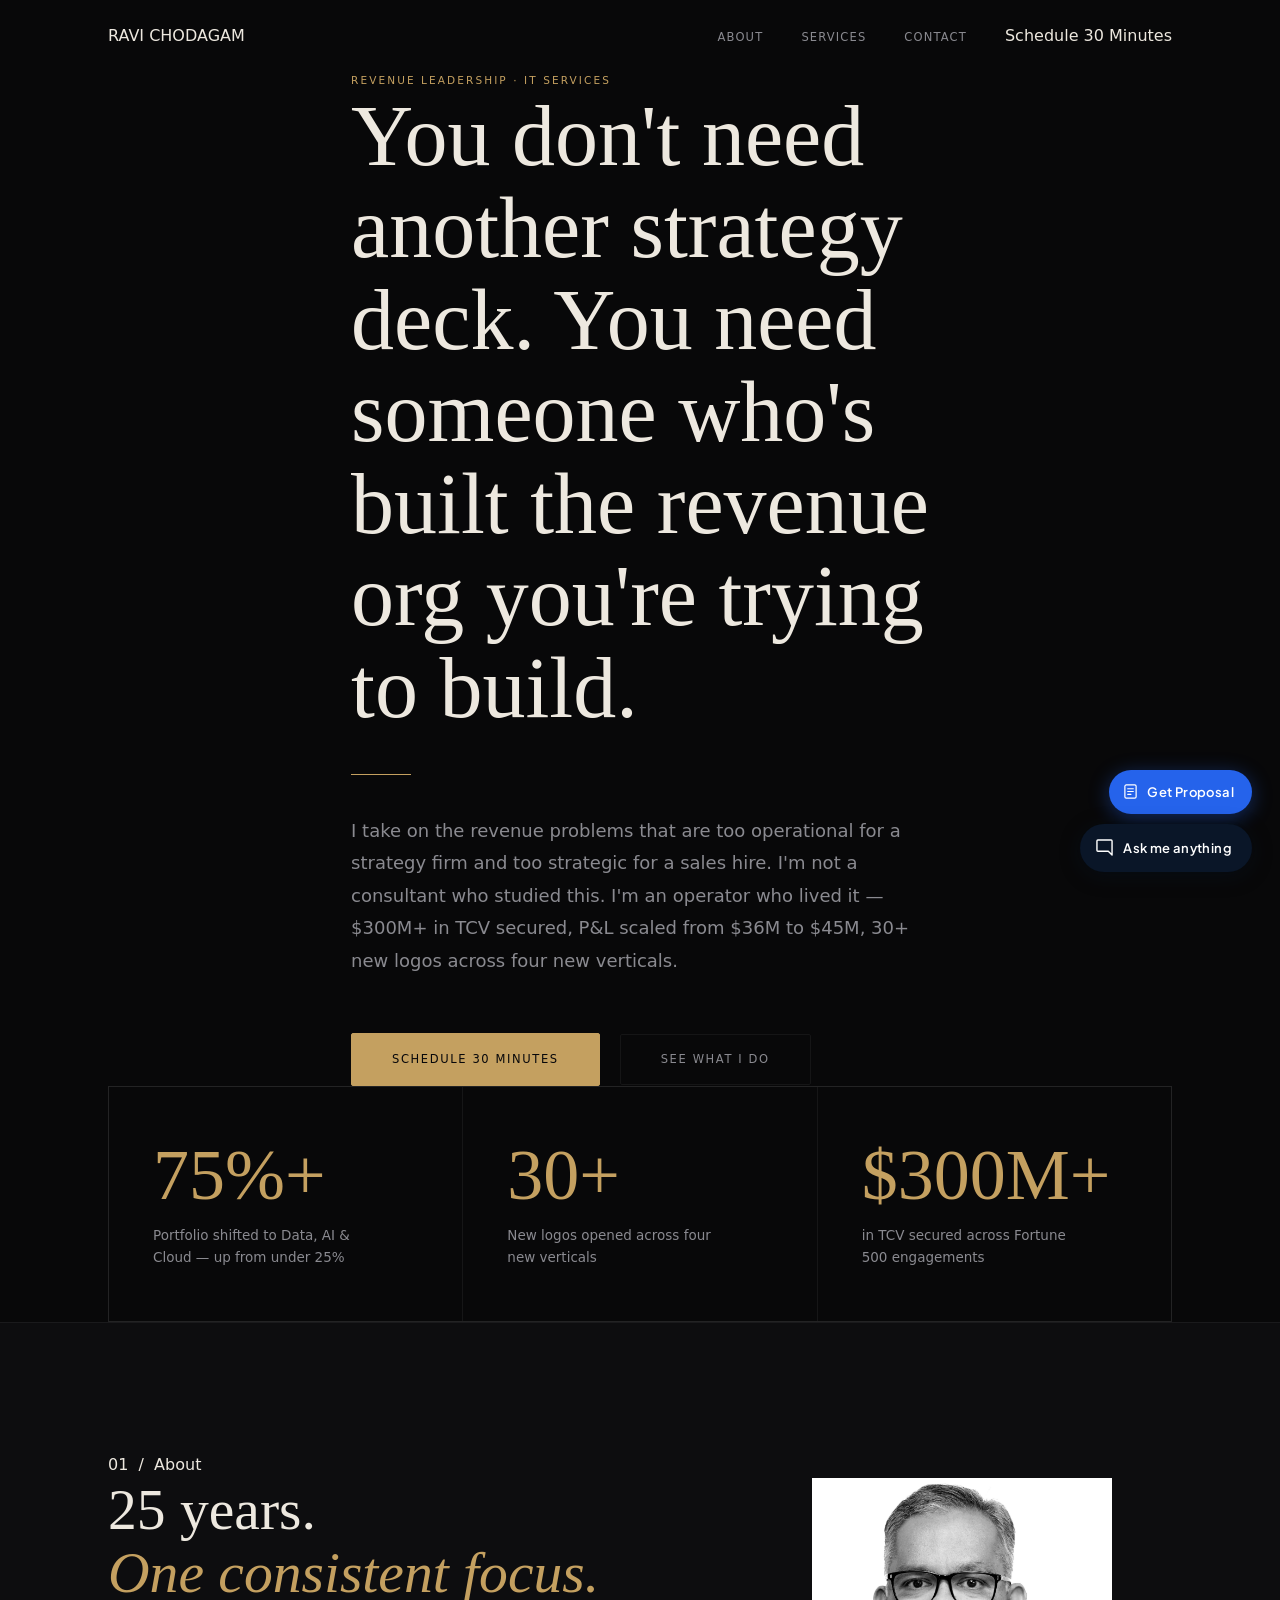
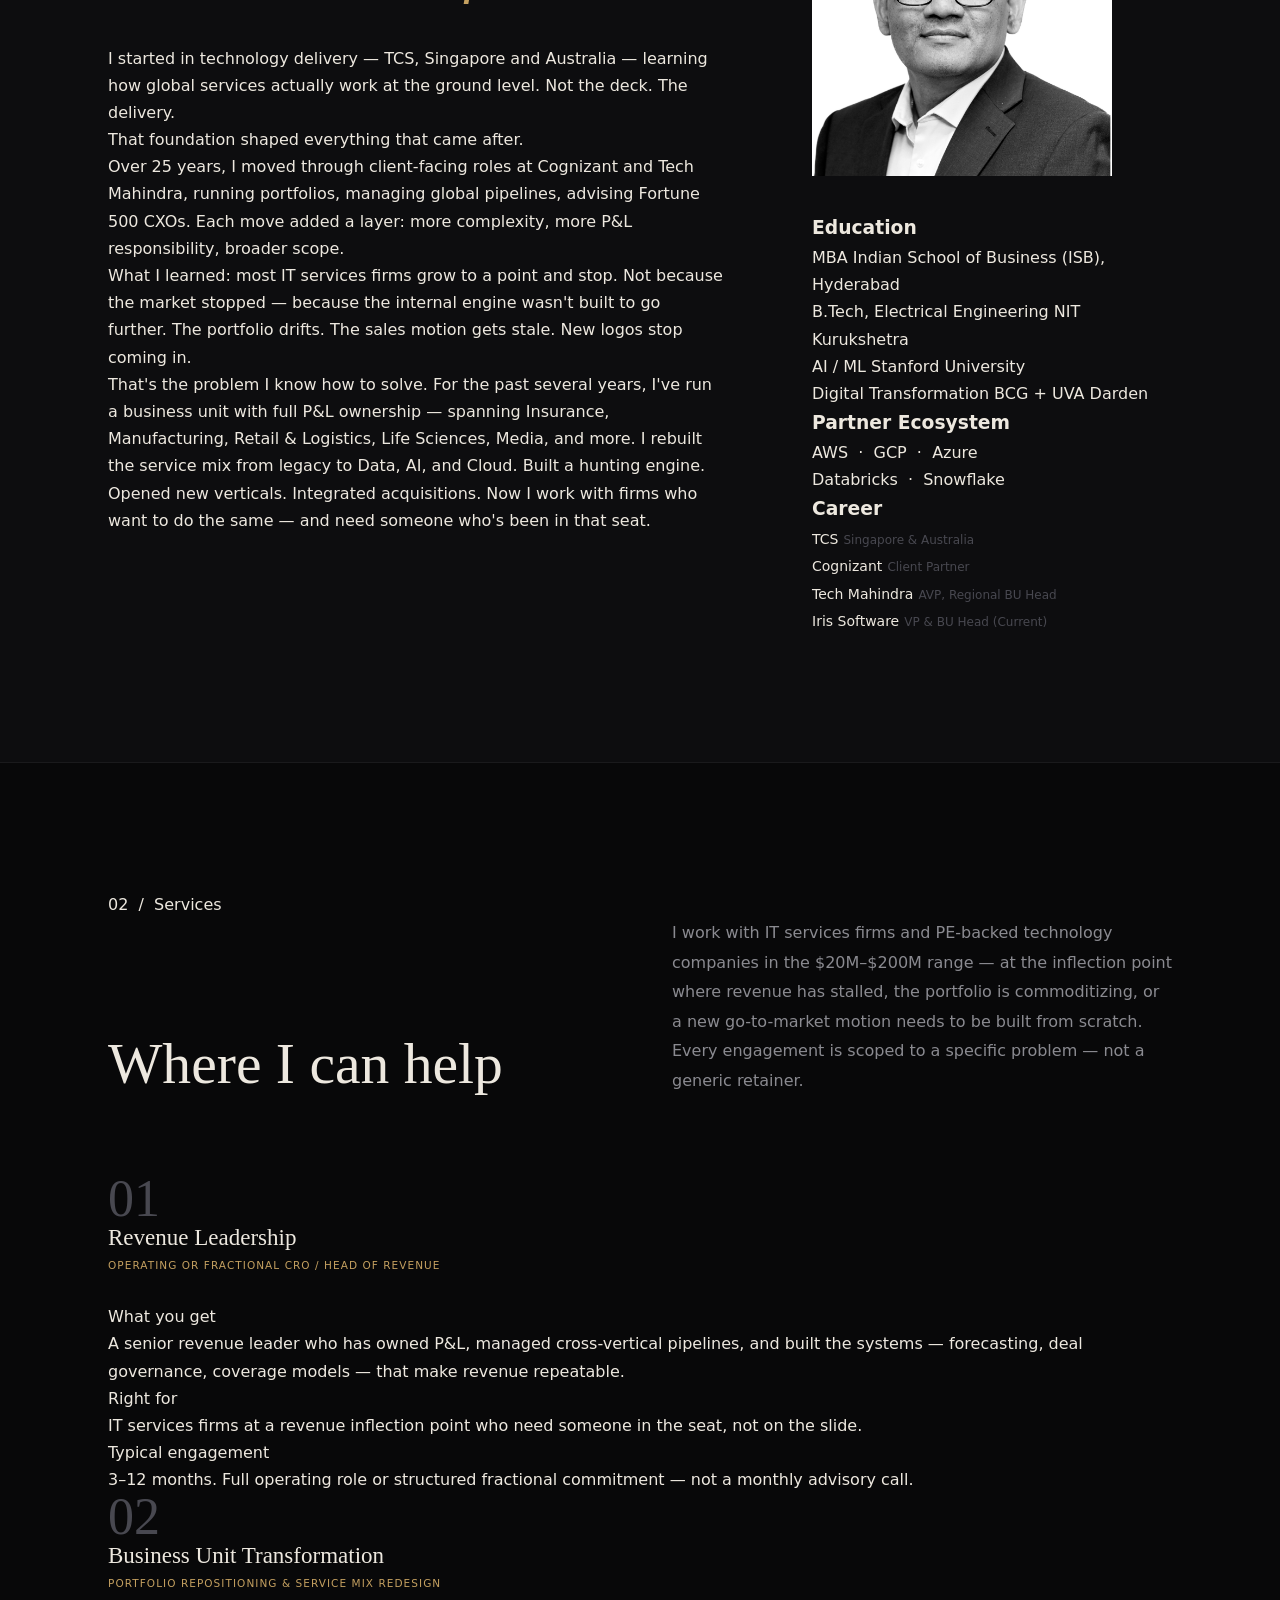
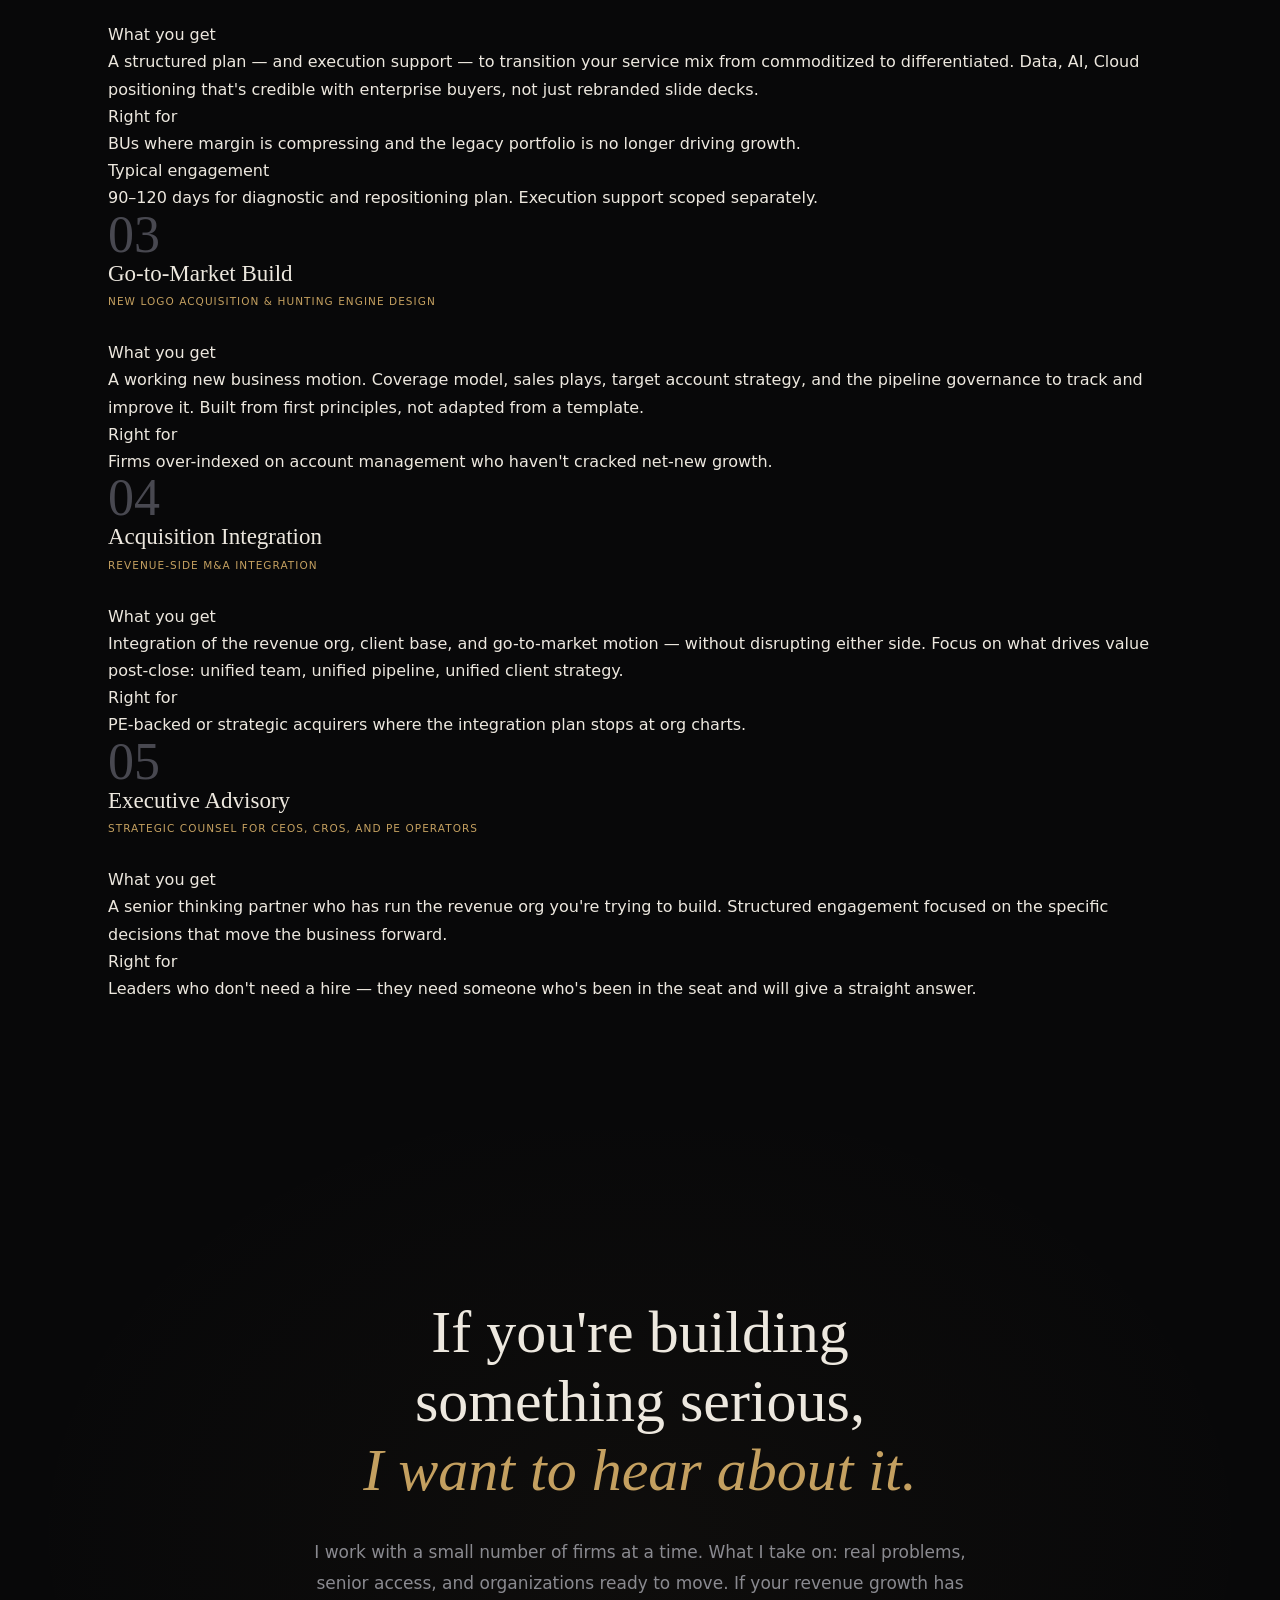
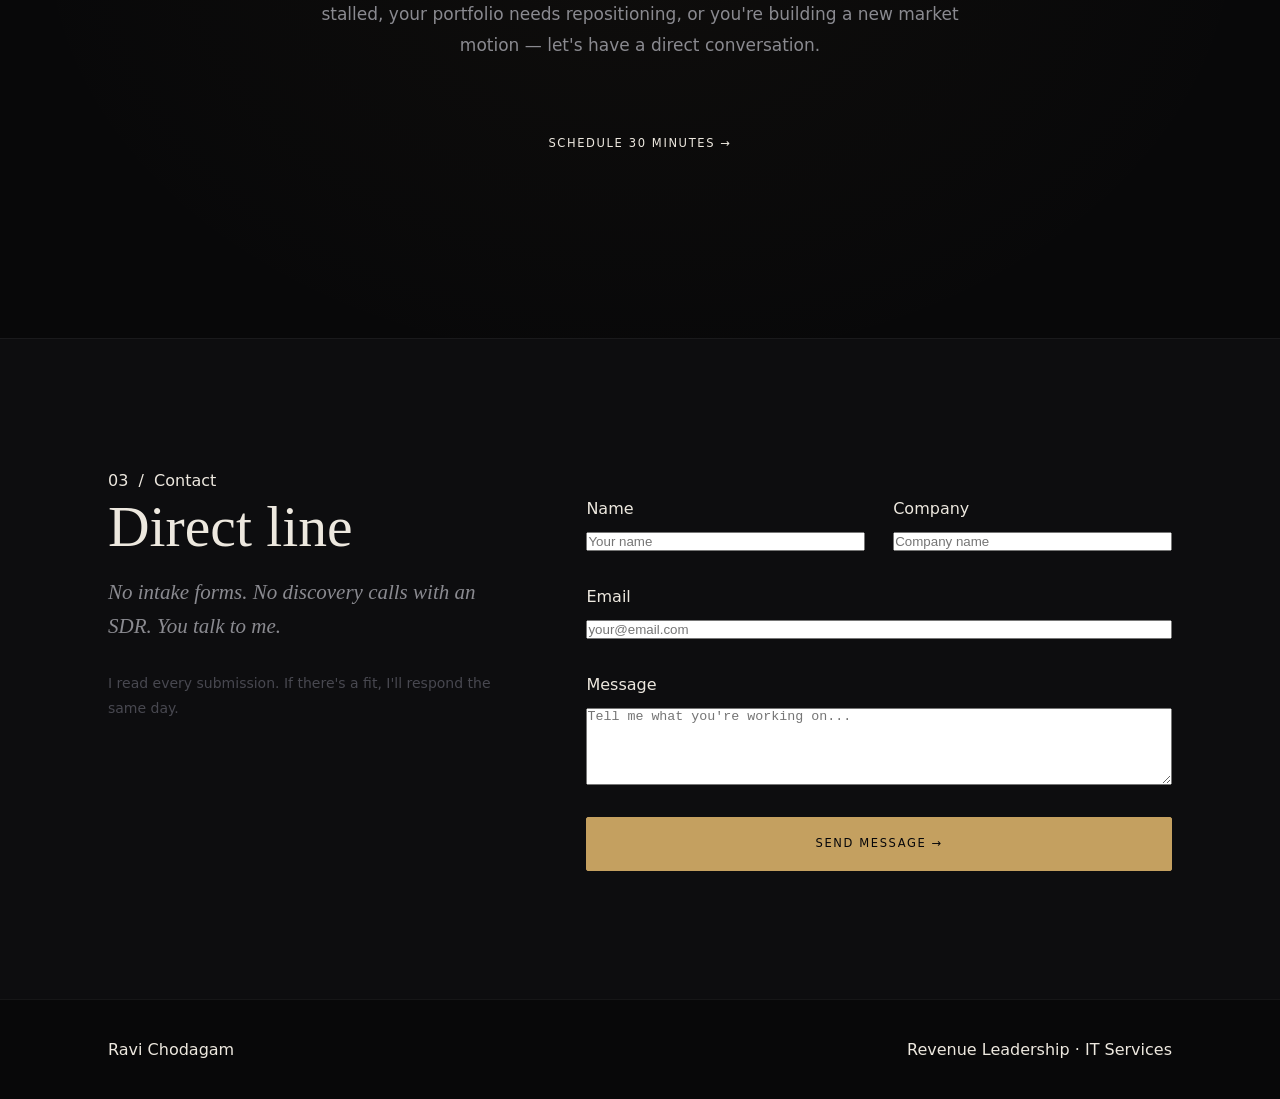
<file: index.html>
<!DOCTYPE html>
<html lang="en">
<head>
  <meta charset="UTF-8">
  <meta name="viewport" content="width=device-width, initial-scale=1.0">
  <meta name="description" content="Ravi Chodagam — Revenue Leadership for IT Services. 25 years running P&L, building new business engines, and transforming portfolios for the AI and Cloud era.">
  <title>Ravi Chodagam — Revenue Leadership for IT Services</title>
  <link rel="preconnect" href="https://fonts.googleapis.com">
  <link rel="preconnect" href="https://fonts.gstatic.com" crossorigin>
  <link href="https://fonts.googleapis.com/css2?family=Plus+Jakarta+Sans:ital,wght@0,300;0,400;0,500;0,600;0,700;0,800;1,300;1,400&display=swap" rel="stylesheet">
  <link rel="stylesheet" href="styles.css">
</head>
<body>

  <!-- =========================================================
       NAVIGATION
  ========================================================= -->
  <nav class="nav" id="nav">
    <div class="container nav-inner">
      <a href="#" class="nav-brand" aria-label="Ravi Chodagam — home">RAVI CHODAGAM</a>

      <button class="nav-hamburger" id="navToggle" aria-label="Toggle navigation" aria-expanded="false">
        <span></span><span></span><span></span>
      </button>

      <ul class="nav-links" id="navLinks" role="list">
        <li><a href="#about" class="nav-link">About</a></li>
        <li><a href="#services" class="nav-link">Services</a></li>
        <li><a href="#contact" class="nav-link">Contact</a></li>
        <li><a href="#contact" class="nav-cta">Schedule 30 Minutes</a></li>
      </ul>
    </div>
  </nav>

  <!-- =========================================================
       HERO
  ========================================================= -->
  <section class="hero" aria-label="Introduction">
    <div class="hero-topbar" aria-hidden="true"></div>
    <div class="container">
      <div class="hero-inner">

        <div class="hero-left">
          <p class="eyebrow">Revenue Leadership &middot; IT Services</p>
          <h1 class="hero-headline">
            You don't need<br>
            another strategy<br>
            deck. You need<br>
            someone who's<br>
            built the revenue<br>
            org you're trying<br>
            to build.
          </h1>
        </div>

        <div class="hero-right">
          <div class="hero-rule" aria-hidden="true"></div>
          <p class="hero-body">
            I take on the revenue problems that are too operational for a strategy firm
            and too strategic for a sales hire. I'm not a consultant who studied this.
            I'm an operator who lived it — $300M+ in TCV secured, P&amp;L scaled from
            $36M to $45M, 30+ new logos across four new verticals.
          </p>
          <div class="hero-ctas">
            <a href="#contact" class="btn btn-primary">Schedule 30 Minutes</a>
            <a href="#services" class="btn btn-ghost">See What I Do</a>
          </div>
        </div>

      </div>
    </div>
  </section>

  <!-- =========================================================
       STATS BAND
  ========================================================= -->
  <section class="stats" aria-label="Impact at a glance">
    <div class="container">
      <div class="stats-grid">
        <div class="stat">
          <span class="stat-n">75%+</span>
          <span class="stat-l">Portfolio shifted to Data, AI &amp; Cloud — up from under 25%</span>
        </div>
        <div class="stat">
          <span class="stat-n">30+</span>
          <span class="stat-l">New logos opened across four new verticals</span>
        </div>
        <div class="stat">
          <span class="stat-n">$300M+</span>
          <span class="stat-l">in TCV secured across Fortune 500 engagements</span>
        </div>
      </div>
    </div>
  </section>

  <!-- =========================================================
       ABOUT
  ========================================================= -->
  <section class="about section" id="about" aria-labelledby="about-heading">
    <div class="container">
      <span class="section-label">01 &nbsp;/&nbsp; About</span>
      <div class="about-grid">

        <div class="about-left">
          <h2 class="section-heading" id="about-heading">
            25 years.<br><em>One consistent focus.</em>
          </h2>
          <div class="about-body">
            <p>I started in technology delivery — TCS, Singapore and Australia — learning
            how global services actually work at the ground level. Not the deck. The delivery.</p>
            <p>That foundation shaped everything that came after.</p>
            <p>Over 25 years, I moved through client-facing roles at Cognizant and
            Tech Mahindra, running portfolios, managing global pipelines, advising
            Fortune 500 CXOs. Each move added a layer: more complexity, more P&amp;L
            responsibility, broader scope.</p>
            <p>What I learned: most IT services firms grow to a point and stop. Not
            because the market stopped — because the internal engine wasn't built
            to go further. The portfolio drifts. The sales motion gets stale. New
            logos stop coming in.</p>
            <p>That's the problem I know how to solve. For the past several years,
            I've run a business unit with full P&amp;L ownership — spanning Insurance,
            Manufacturing, Retail &amp; Logistics, Life Sciences, Media, and more. I rebuilt
            the service mix from legacy to Data, AI, and Cloud. Built a hunting engine.
            Opened new verticals. Integrated acquisitions. Now I work with firms who
            want to do the same — and need someone who's been in that seat.</p>
          </div>
        </div>

        <aside class="about-right">
          <figure class="about-photo">
            <img src="ravi.jpg" alt="Ravi Chodagam" width="1092" height="1092">
          </figure>

          <div class="cred-panel">
            <div class="cred-group">
              <h3 class="cred-group-label">Education</h3>
              <ul class="cred-list" role="list">
                <li>
                  <span class="cred-degree">MBA</span>
                  <span class="cred-school">Indian School of Business (ISB), Hyderabad</span>
                </li>
                <li>
                  <span class="cred-degree">B.Tech, Electrical Engineering</span>
                  <span class="cred-school">NIT Kurukshetra</span>
                </li>
                <li>
                  <span class="cred-degree">AI / ML</span>
                  <span class="cred-school">Stanford University</span>
                </li>
                <li>
                  <span class="cred-degree">Digital Transformation</span>
                  <span class="cred-school">BCG + UVA Darden</span>
                </li>
              </ul>
            </div>

            <div class="cred-group">
              <h3 class="cred-group-label">Partner Ecosystem</h3>
              <p class="partners">AWS &nbsp;&middot;&nbsp; GCP &nbsp;&middot;&nbsp; Azure<br>Databricks &nbsp;&middot;&nbsp; Snowflake</p>
            </div>

            <div class="cred-group">
              <h3 class="cred-group-label">Career</h3>
              <ul class="career-list" role="list">
                <li>
                  <span class="career-firm">TCS</span>
                  <span class="career-role">Singapore &amp; Australia</span>
                </li>
                <li>
                  <span class="career-firm">Cognizant</span>
                  <span class="career-role">Client Partner</span>
                </li>
                <li>
                  <span class="career-firm">Tech Mahindra</span>
                  <span class="career-role">AVP, Regional BU Head</span>
                </li>
                <li>
                  <span class="career-firm">Iris Software</span>
                  <span class="career-role">VP &amp; BU Head (Current)</span>
                </li>
              </ul>
            </div>
          </div>
        </aside>

      </div>
    </div>
  </section>

  <!-- =========================================================
       SERVICES
  ========================================================= -->
  <section class="services section" id="services" aria-labelledby="services-heading">
    <div class="container">
      <span class="section-label">02 &nbsp;/&nbsp; Services</span>
      <div class="services-top">
        <h2 class="section-heading" id="services-heading">Where I can help</h2>
        <p class="services-intro">
          I work with IT services firms and PE-backed technology companies in the
          $20M–$200M range — at the inflection point where revenue has stalled,
          the portfolio is commoditizing, or a new go-to-market motion needs to be
          built from scratch. Every engagement is scoped to a specific problem —
          not a generic retainer.
        </p>
      </div>

      <div class="services-list" role="list">

        <article class="svc-row" role="listitem">
          <div class="svc-meta">
            <span class="svc-num" aria-hidden="true">01</span>
            <div class="svc-title-block">
              <h3 class="svc-title">Revenue Leadership</h3>
              <p class="svc-type">Operating or Fractional CRO / Head of Revenue</p>
            </div>
          </div>
          <div class="svc-detail">
            <div class="svc-block">
              <span class="svc-block-label">What you get</span>
              <p>A senior revenue leader who has owned P&amp;L, managed cross-vertical pipelines, and built the systems — forecasting, deal governance, coverage models — that make revenue repeatable.</p>
            </div>
            <div class="svc-block">
              <span class="svc-block-label">Right for</span>
              <p>IT services firms at a revenue inflection point who need someone in the seat, not on the slide.</p>
            </div>
            <div class="svc-block">
              <span class="svc-block-label">Typical engagement</span>
              <p>3–12 months. Full operating role or structured fractional commitment — not a monthly advisory call.</p>
            </div>
          </div>
        </article>

        <article class="svc-row" role="listitem">
          <div class="svc-meta">
            <span class="svc-num" aria-hidden="true">02</span>
            <div class="svc-title-block">
              <h3 class="svc-title">Business Unit Transformation</h3>
              <p class="svc-type">Portfolio Repositioning &amp; Service Mix Redesign</p>
            </div>
          </div>
          <div class="svc-detail">
            <div class="svc-block">
              <span class="svc-block-label">What you get</span>
              <p>A structured plan — and execution support — to transition your service mix from commoditized to differentiated. Data, AI, Cloud positioning that's credible with enterprise buyers, not just rebranded slide decks.</p>
            </div>
            <div class="svc-block">
              <span class="svc-block-label">Right for</span>
              <p>BUs where margin is compressing and the legacy portfolio is no longer driving growth.</p>
            </div>
            <div class="svc-block">
              <span class="svc-block-label">Typical engagement</span>
              <p>90–120 days for diagnostic and repositioning plan. Execution support scoped separately.</p>
            </div>
          </div>
        </article>

        <article class="svc-row" role="listitem">
          <div class="svc-meta">
            <span class="svc-num" aria-hidden="true">03</span>
            <div class="svc-title-block">
              <h3 class="svc-title">Go-to-Market Build</h3>
              <p class="svc-type">New Logo Acquisition &amp; Hunting Engine Design</p>
            </div>
          </div>
          <div class="svc-detail">
            <div class="svc-block">
              <span class="svc-block-label">What you get</span>
              <p>A working new business motion. Coverage model, sales plays, target account strategy, and the pipeline governance to track and improve it. Built from first principles, not adapted from a template.</p>
            </div>
            <div class="svc-block">
              <span class="svc-block-label">Right for</span>
              <p>Firms over-indexed on account management who haven't cracked net-new growth.</p>
            </div>
          </div>
        </article>

        <article class="svc-row" role="listitem">
          <div class="svc-meta">
            <span class="svc-num" aria-hidden="true">04</span>
            <div class="svc-title-block">
              <h3 class="svc-title">Acquisition Integration</h3>
              <p class="svc-type">Revenue-Side M&amp;A Integration</p>
            </div>
          </div>
          <div class="svc-detail">
            <div class="svc-block">
              <span class="svc-block-label">What you get</span>
              <p>Integration of the revenue org, client base, and go-to-market motion — without disrupting either side. Focus on what drives value post-close: unified team, unified pipeline, unified client strategy.</p>
            </div>
            <div class="svc-block">
              <span class="svc-block-label">Right for</span>
              <p>PE-backed or strategic acquirers where the integration plan stops at org charts.</p>
            </div>
          </div>
        </article>

        <article class="svc-row" role="listitem">
          <div class="svc-meta">
            <span class="svc-num" aria-hidden="true">05</span>
            <div class="svc-title-block">
              <h3 class="svc-title">Executive Advisory</h3>
              <p class="svc-type">Strategic Counsel for CEOs, CROs, and PE Operators</p>
            </div>
          </div>
          <div class="svc-detail">
            <div class="svc-block">
              <span class="svc-block-label">What you get</span>
              <p>A senior thinking partner who has run the revenue org you're trying to build. Structured engagement focused on the specific decisions that move the business forward.</p>
            </div>
            <div class="svc-block">
              <span class="svc-block-label">Right for</span>
              <p>Leaders who don't need a hire — they need someone who's been in the seat and will give a straight answer.</p>
            </div>
          </div>
        </article>

      </div>
    </div>
  </section>

  <!-- =========================================================
       CTA BAND
  ========================================================= -->
  <section class="cta-band" aria-labelledby="cta-heading">
    <div class="container">
      <div class="cta-inner">
        <h2 class="cta-heading" id="cta-heading">
          If you're building something serious,<br>
          <em>I want to hear about it.</em>
        </h2>
        <div class="cta-right">
          <p class="cta-body">
            I work with a small number of firms at a time. What I take on: real problems,
            senior access, and organizations ready to move. If your revenue growth has
            stalled, your portfolio needs repositioning, or you're building a new market
            motion — let's have a direct conversation.
          </p>
          <a href="#contact" class="btn btn-blue">Schedule 30 Minutes &rarr;</a>
        </div>
      </div>
    </div>
  </section>

  <!-- =========================================================
       CONTACT
  ========================================================= -->
  <section class="contact section" id="contact" aria-labelledby="contact-heading">
    <div class="container">
      <span class="section-label">03 &nbsp;/&nbsp; Contact</span>
      <div class="contact-grid">

        <div class="contact-left">
          <h2 class="section-heading" id="contact-heading">Direct line</h2>
          <p class="contact-sub">No intake forms. No discovery calls with an SDR. You talk to me.</p>
          <p class="contact-note">I read every submission. If there's a fit, I'll respond the same day.</p>
        </div>

        <div class="contact-right">
          <form class="contact-form" id="contactForm" novalidate
                data-formspree-id="YOUR_FORM_ID" aria-label="Contact form">
            <div class="form-row two-col">
              <div class="form-field">
                <label for="fname">Name</label>
                <input type="text" id="fname" name="name"
                       autocomplete="name" required placeholder="Your name">
              </div>
              <div class="form-field">
                <label for="fcompany">Company</label>
                <input type="text" id="fcompany" name="company"
                       autocomplete="organization" placeholder="Company name">
              </div>
            </div>
            <div class="form-field">
              <label for="femail">Email</label>
              <input type="email" id="femail" name="email"
                     autocomplete="email" required placeholder="your@email.com">
            </div>
            <div class="form-field">
              <label for="fmessage">Message</label>
              <textarea id="fmessage" name="message" rows="5" required
                        placeholder="Tell me what you're working on..."></textarea>
            </div>
            <button type="submit" class="btn btn-primary">Send Message &rarr;</button>
          </form>
        </div>

      </div>
    </div>
  </section>

  <!-- =========================================================
       FOOTER
  ========================================================= -->
  <footer class="footer">
    <div class="container footer-inner">
      <span class="footer-name">Ravi Chodagam</span>
      <span class="footer-tag">Revenue Leadership &middot; IT Services</span>
    </div>
  </footer>

  <!-- =========================================================
       WIDGET SYSTEM — Q&A Chat + Proposal Intake
  ========================================================= -->
  <style>
    /* === Tokens for widget (dark panels over light page) ===== */
    :root {
      --w-navy:      #0a1628;
      --w-blue:      #2563eb;
      --w-blue-h:    #1d4ed8;
      --w-surface:   #111318;
      --w-surface-2: #1a1e27;
      --w-border:    rgba(255,255,255,0.07);
      --w-text:      #e8e8ec;
      --w-text-2:    #8a8a96;
      --w-text-3:    #484856;
      --w-font:      'Plus Jakarta Sans', -apple-system, BlinkMacSystemFont, sans-serif;
    }

    /* === Launcher stack ===================================== */
    #widget-launchers {
      position: fixed;
      bottom: 28px; right: 28px;
      z-index: 10000;
      display: flex;
      flex-direction: column;
      align-items: flex-end;
      gap: 10px;
      font-family: var(--w-font);
      transition: opacity 0.2s ease, transform 0.2s ease;
    }
    #widget-launchers.hidden {
      opacity: 0; pointer-events: none; transform: translateY(8px);
    }

    /* Primary launcher — Ask me anything */
    #chat-toggle {
      display: flex; align-items: center; gap: 10px;
      padding: 13px 20px 13px 16px;
      background: var(--w-navy);
      color: #fff;
      border: none; border-radius: 100px;
      font-family: var(--w-font); font-size: 13px; font-weight: 600;
      letter-spacing: 0.03em; cursor: pointer; white-space: nowrap;
      box-shadow: 0 4px 20px rgba(10,22,40,0.35), 0 1px 4px rgba(0,0,0,0.2);
      transition: transform 0.18s ease, box-shadow 0.18s ease, background 0.18s ease;
    }
    #chat-toggle:hover {
      background: #162236;
      transform: translateY(-2px);
      box-shadow: 0 6px 28px rgba(10,22,40,0.45), 0 2px 6px rgba(0,0,0,0.2);
    }
    #chat-toggle:active { transform: translateY(0); }

    /* Secondary launcher — Get Proposal */
    #proposal-toggle {
      display: flex; align-items: center; gap: 9px;
      padding: 11px 18px 11px 14px;
      background: var(--w-blue);
      color: #fff;
      border: none; border-radius: 100px;
      font-family: var(--w-font); font-size: 13px; font-weight: 600;
      letter-spacing: 0.03em; cursor: pointer; white-space: nowrap;
      box-shadow: 0 4px 20px rgba(37,99,235,0.4), 0 1px 4px rgba(0,0,0,0.15);
      transition: transform 0.18s ease, box-shadow 0.18s ease, background 0.18s ease;
    }
    #proposal-toggle:hover {
      background: var(--w-blue-h);
      transform: translateY(-2px);
      box-shadow: 0 6px 28px rgba(37,99,235,0.5), 0 2px 6px rgba(0,0,0,0.15);
    }
    #proposal-toggle:active { transform: translateY(0); }

    /* === Shared panel base ================================== */
    .widget-panel {
      position: fixed;
      bottom: 28px; right: 28px;
      z-index: 10000;
      width: 360px; max-height: 560px;
      background: var(--w-surface);
      border-radius: 16px;
      display: flex; flex-direction: column; overflow: hidden;
      font-family: var(--w-font); font-weight: 400;
      opacity: 0; transform: translateY(12px) scale(0.97);
      pointer-events: none;
      transition: opacity 0.25s ease, transform 0.25s ease;
      transform-origin: bottom right;
      box-shadow: 0 20px 60px rgba(0,0,0,0.5), 0 2px 8px rgba(0,0,0,0.3);
    }
    .widget-panel.open {
      opacity: 1; transform: translateY(0) scale(1); pointer-events: all;
    }
    #chat-panel     { border: 1px solid rgba(10,22,40,0.5); }
    #proposal-panel { border: 1px solid rgba(37,99,235,0.3); }

    /* === Headers ============================================ */
    .widget-header {
      display: flex; align-items: center; gap: 10px;
      padding: 16px 18px;
      border-bottom: 1px solid var(--w-border);
      flex-shrink: 0;
    }
    .widget-avatar {
      width: 32px; height: 32px; border-radius: 50%;
      display: flex; align-items: center; justify-content: center;
      flex-shrink: 0;
    }
    #chat-panel .widget-avatar     { background: rgba(10,22,40,0.6);  border: 1px solid rgba(255,255,255,0.12); }
    #proposal-panel .widget-avatar { background: rgba(37,99,235,0.15); border: 1px solid rgba(37,99,235,0.3); }
    .widget-header-text { flex: 1; min-width: 0; }
    .widget-header-name { font-size: 13px; font-weight: 600; color: var(--w-text); letter-spacing: 0.02em; }
    .widget-header-sub  { font-size: 11px; color: var(--w-text-2); margin-top: 2px; display: flex; align-items: center; gap: 5px; }
    .chat-status-dot    { width: 6px; height: 6px; border-radius: 50%; background: #4caf7d; flex-shrink: 0; }
    .widget-close {
      width: 28px; height: 28px; border-radius: 50%; border: none; background: none; cursor: pointer;
      display: flex; align-items: center; justify-content: center;
      color: var(--w-text-2);
      transition: background 0.15s, color 0.15s;
      flex-shrink: 0;
    }
    .widget-close:hover { background: rgba(255,255,255,0.07); color: var(--w-text); }

    /* === Progress bar (proposal only) ====================== */
    .proposal-progress {
      padding: 12px 18px 14px;
      border-bottom: 1px solid var(--w-border);
      flex-shrink: 0;
    }
    .proposal-progress-row {
      display: flex; justify-content: space-between; align-items: center; margin-bottom: 8px;
    }
    .proposal-progress-label {
      font-size: 10.5px; font-weight: 500; color: var(--w-text-2);
      letter-spacing: 0.1em; text-transform: uppercase;
    }
    #proposal-step-label {
      font-size: 11px; color: var(--w-blue); font-weight: 600;
      transition: opacity 0.3s;
    }
    .proposal-progress-track {
      height: 3px; background: rgba(255,255,255,0.07); border-radius: 3px; overflow: hidden;
    }
    #proposal-progress-fill {
      height: 100%; background: var(--w-blue); border-radius: 3px;
      width: 0%; transition: width 0.5s ease;
    }

    /* === Messages =========================================== */
    .widget-messages {
      flex: 1; overflow-y: auto;
      padding: 16px 16px 12px;
      display: flex; flex-direction: column; gap: 12px;
      scrollbar-width: thin;
      scrollbar-color: rgba(255,255,255,0.08) transparent;
    }
    .widget-messages::-webkit-scrollbar { width: 4px; }
    .widget-messages::-webkit-scrollbar-track { background: transparent; }
    .widget-messages::-webkit-scrollbar-thumb { background: rgba(255,255,255,0.1); border-radius: 4px; }

    .chat-msg {
      display: flex; flex-direction: column; max-width: 88%;
      animation: msgIn 0.22s ease both;
    }
    @keyframes msgIn {
      from { opacity: 0; transform: translateY(6px); }
      to   { opacity: 1; transform: translateY(0); }
    }
    .chat-msg.user      { align-self: flex-end;  align-items: flex-end; }
    .chat-msg.assistant { align-self: flex-start; align-items: flex-start; }

    .chat-bubble {
      padding: 10px 14px; border-radius: 14px;
      font-size: 13.5px; line-height: 1.55; color: var(--w-text);
    }
    .chat-msg.user .chat-bubble {
      background: var(--w-navy); color: #fff;
      border-bottom-right-radius: 4px;
    }
    #chat-messages .chat-msg.assistant .chat-bubble {
      background: var(--w-surface-2);
      border: 1px solid var(--w-border);
      border-bottom-left-radius: 4px;
    }
    #proposal-messages .chat-msg.assistant .chat-bubble {
      background: #131a2a;
      border: 1px solid rgba(37,99,235,0.15);
      border-bottom-left-radius: 4px;
    }

    /* Typing indicator */
    .typing-indicator { display: flex; align-items: center; gap: 5px; padding: 12px 14px; }
    .typing-dot {
      width: 6px; height: 6px; border-radius: 50%; opacity: 0.4;
      animation: typingPulse 1.2s ease-in-out infinite;
    }
    #chat-messages .typing-dot     { background: #fff; }
    #proposal-messages .typing-dot { background: var(--w-blue); }
    .typing-dot:nth-child(2) { animation-delay: 0.2s; }
    .typing-dot:nth-child(3) { animation-delay: 0.4s; }
    @keyframes typingPulse {
      0%, 80%, 100% { opacity: 0.4; transform: scale(1); }
      40%           { opacity: 1;   transform: scale(1.25); }
    }

    /* === Input area ========================================= */
    .widget-input-area {
      padding: 12px 14px 16px;
      border-top: 1px solid var(--w-border);
      display: flex; gap: 8px; align-items: flex-end; flex-shrink: 0;
    }
    .widget-input {
      flex: 1;
      background: rgba(255,255,255,0.05);
      border: 1px solid rgba(255,255,255,0.1); border-radius: 10px;
      padding: 10px 13px;
      font-family: var(--w-font); font-size: 13px; font-weight: 400;
      color: var(--w-text); resize: none;
      min-height: 40px; max-height: 120px; line-height: 1.5;
      outline: none; transition: border-color 0.2s; overflow-y: auto;
    }
    .widget-input::placeholder { color: var(--w-text-3); }
    #chat-input:focus     { border-color: rgba(255,255,255,0.22); }
    #proposal-input:focus { border-color: rgba(37,99,235,0.45); }
    .widget-input:disabled { opacity: 0.35; cursor: not-allowed; }

    .widget-send {
      width: 38px; height: 38px; border-radius: 10px; border: none;
      color: #fff; cursor: pointer;
      display: flex; align-items: center; justify-content: center; flex-shrink: 0;
      transition: background 0.15s, transform 0.15s, opacity 0.15s;
      opacity: 0.5;
    }
    #chat-send     { background: var(--w-navy); }
    #proposal-send { background: var(--w-blue); }
    .widget-send:not(:disabled) { opacity: 1; }
    #chat-send:not(:disabled):hover     { background: #162236; transform: scale(1.06); }
    #proposal-send:not(:disabled):hover { background: var(--w-blue-h); transform: scale(1.06); }
    .widget-send:not(:disabled):active  { transform: scale(0.96); }
    .widget-send:disabled { cursor: not-allowed; }

    @media (max-width: 440px) {
      #widget-launchers { bottom: 16px; right: 16px; }
      .widget-panel { width: calc(100vw - 32px); bottom: 16px; right: 16px; }
    }
  </style>

  <!-- === LAUNCHERS ======================================== -->
  <div id="widget-launchers">
    <button id="proposal-toggle" aria-expanded="false" aria-controls="proposal-panel">
      <svg width="15" height="15" viewBox="0 0 16 16" fill="none" aria-hidden="true">
        <rect x="2" y="1" width="12" height="14" rx="1.5" stroke="currentColor" stroke-width="1.3"/>
        <path d="M5 5h6M5 8h6M5 11h3.5" stroke="currentColor" stroke-width="1.2" stroke-linecap="round"/>
      </svg>
      Get Proposal
    </button>
    <button id="chat-toggle" aria-expanded="false" aria-controls="chat-panel">
      <svg width="17" height="17" viewBox="0 0 18 18" fill="none" aria-hidden="true">
        <path d="M16 1H2a1 1 0 0 0-1 1v10a1 1 0 0 0 1 1h11l4 4V2a1 1 0 0 0-1-1z" stroke="currentColor" stroke-width="1.5" stroke-linejoin="round" fill="none"/>
      </svg>
      Ask me anything
    </button>
  </div>

  <!-- === Q&A CHAT PANEL =================================== -->
  <div id="chat-panel" class="widget-panel" aria-hidden="true" role="dialog" aria-labelledby="chat-header-name">
    <div class="widget-header">
      <div class="widget-avatar" aria-hidden="true">
        <svg width="16" height="16" viewBox="0 0 16 16" fill="none">
          <path d="M8 2a2.5 2.5 0 1 1 0 5 2.5 2.5 0 0 1 0-5zm0 7c2.76 0 5 1.12 5 2.5v.5H3v-.5C3 10.12 5.24 9 8 9z" fill="#e8e8ec"/>
        </svg>
      </div>
      <div class="widget-header-text">
        <div class="widget-header-name" id="chat-header-name">Ravi's Assistant</div>
        <div class="widget-header-sub">
          <span class="chat-status-dot" aria-hidden="true"></span>
          <span>Online — ask me anything</span>
        </div>
      </div>
      <button class="widget-close" id="chat-close" aria-label="Close chat">
        <svg width="14" height="14" viewBox="0 0 14 14" fill="none">
          <path d="M1 1l12 12M13 1L1 13" stroke="currentColor" stroke-width="1.6" stroke-linecap="round"/>
        </svg>
      </button>
    </div>
    <div id="chat-messages" class="widget-messages" role="log" aria-label="Conversation" aria-live="polite">
      <div class="chat-msg assistant">
        <div class="chat-bubble">Hi — I'm Ravi's assistant. Ask me about his background, what he takes on, or how to get in touch.</div>
      </div>
    </div>
    <div class="widget-input-area">
      <textarea id="chat-input" class="widget-input" placeholder="Type a message…" rows="1"
        aria-label="Type your message" autocomplete="off" spellcheck="false"></textarea>
      <button id="chat-send" class="widget-send" disabled aria-label="Send message">
        <svg width="16" height="16" viewBox="0 0 16 16" fill="none"><path d="M14 8L2 2l2.5 6L2 14l12-6z" fill="currentColor"/></svg>
      </button>
    </div>
  </div>

  <!-- === PROPOSAL PANEL =================================== -->
  <div id="proposal-panel" class="widget-panel" aria-hidden="true" role="dialog" aria-labelledby="proposal-header-name">
    <div class="widget-header">
      <div class="widget-avatar" aria-hidden="true">
        <svg width="15" height="15" viewBox="0 0 16 16" fill="none">
          <rect x="2" y="1" width="12" height="14" rx="1.5" stroke="#60a5fa" stroke-width="1.3"/>
          <path d="M5 5h6M5 8h6M5 11h3.5" stroke="#60a5fa" stroke-width="1.2" stroke-linecap="round"/>
        </svg>
      </div>
      <div class="widget-header-text">
        <div class="widget-header-name" id="proposal-header-name">Get a Proposal</div>
        <div class="widget-header-sub">
          <span class="chat-status-dot" aria-hidden="true"></span>
          <span>6 quick questions</span>
        </div>
      </div>
      <button class="widget-close" id="proposal-close" aria-label="Close proposal">
        <svg width="14" height="14" viewBox="0 0 14 14" fill="none">
          <path d="M1 1l12 12M13 1L1 13" stroke="currentColor" stroke-width="1.6" stroke-linecap="round"/>
        </svg>
      </button>
    </div>
    <div class="proposal-progress">
      <div class="proposal-progress-row">
        <span class="proposal-progress-label">Proposal Intake</span>
        <span id="proposal-step-label">Step 1 of 6</span>
      </div>
      <div class="proposal-progress-track">
        <div id="proposal-progress-fill"></div>
      </div>
    </div>
    <div id="proposal-messages" class="widget-messages" role="log" aria-label="Proposal conversation" aria-live="polite">
    </div>
    <div class="widget-input-area" id="proposal-input-area">
      <textarea id="proposal-input" class="widget-input" placeholder="Type your answer…" rows="1"
        aria-label="Type your answer" autocomplete="off" spellcheck="false"></textarea>
      <button id="proposal-send" class="widget-send" disabled aria-label="Send answer">
        <svg width="16" height="16" viewBox="0 0 16 16" fill="none"><path d="M14 8L2 2l2.5 6L2 14l12-6z" fill="currentColor"/></svg>
      </button>
    </div>
  </div>

  <!-- === WIDGET SCRIPTS =================================== -->
  <script>
    (function () {
      'use strict';

      var launchers        = document.getElementById('widget-launchers');
      var chatPanel        = document.getElementById('chat-panel');
      var proposalPanel    = document.getElementById('proposal-panel');
      var chatToggle       = document.getElementById('chat-toggle');
      var chatClose        = document.getElementById('chat-close');
      var chatMessages     = document.getElementById('chat-messages');
      var chatInput        = document.getElementById('chat-input');
      var chatSend         = document.getElementById('chat-send');
      var proposalToggle   = document.getElementById('proposal-toggle');
      var proposalClose    = document.getElementById('proposal-close');
      var proposalMessages = document.getElementById('proposal-messages');
      var proposalInput    = document.getElementById('proposal-input');
      var proposalSend     = document.getElementById('proposal-send');
      var progressFill     = document.getElementById('proposal-progress-fill');
      var stepLabel        = document.getElementById('proposal-step-label');

      var chatHistory      = [];
      var proposalHistory  = [];
      var proposalStarted  = false;
      var proposalDone     = false;

      function openChat() {
        launchers.classList.add('hidden');
        chatPanel.classList.add('open');
        chatPanel.removeAttribute('aria-hidden');
        chatToggle.setAttribute('aria-expanded', 'true');
        setTimeout(function () { chatInput.focus(); }, 260);
      }
      function closeChat() {
        chatPanel.classList.remove('open');
        chatPanel.setAttribute('aria-hidden', 'true');
        chatToggle.setAttribute('aria-expanded', 'false');
        launchers.classList.remove('hidden');
      }
      function openProposal() {
        launchers.classList.add('hidden');
        proposalPanel.classList.add('open');
        proposalPanel.removeAttribute('aria-hidden');
        proposalToggle.setAttribute('aria-expanded', 'true');
        if (!proposalStarted) { proposalStarted = true; startIntake(); }
        else if (!proposalDone) { setTimeout(function () { proposalInput.focus(); }, 260); }
      }
      function closeProposal() {
        proposalPanel.classList.remove('open');
        proposalPanel.setAttribute('aria-hidden', 'true');
        proposalToggle.setAttribute('aria-expanded', 'false');
        launchers.classList.remove('hidden');
      }

      chatToggle.addEventListener('click', openChat);
      chatClose.addEventListener('click', closeChat);
      proposalToggle.addEventListener('click', openProposal);
      proposalClose.addEventListener('click', closeProposal);

      function addBubble(container, role, text) {
        var msg = document.createElement('div');
        msg.className = 'chat-msg ' + role;
        var bub = document.createElement('div');
        bub.className = 'chat-bubble';
        bub.textContent = text;
        msg.appendChild(bub);
        container.appendChild(msg);
        container.scrollTop = container.scrollHeight;
      }
      function showTyping(container, id) {
        var msg = document.createElement('div');
        msg.className = 'chat-msg assistant'; msg.id = id;
        var bub = document.createElement('div'); bub.className = 'chat-bubble';
        var ind = document.createElement('div'); ind.className = 'typing-indicator';
        ind.innerHTML = '<span class="typing-dot"></span><span class="typing-dot"></span><span class="typing-dot"></span>';
        bub.appendChild(ind); msg.appendChild(bub); container.appendChild(msg);
        container.scrollTop = container.scrollHeight;
      }
      function hideTyping(id) { var el = document.getElementById(id); if (el) el.remove(); }

      function callAPI(messages, onSuccess, onError) {
        fetch('/api/chat', {
          method: 'POST',
          headers: { 'Content-Type': 'application/json' },
          body: JSON.stringify({ messages: messages })
        }).then(function (r) { return r.json(); }).then(onSuccess).catch(onError);
      }

      /* === Q&A CHAT ======================================= */
      chatInput.addEventListener('input', function () {
        this.style.height = 'auto';
        this.style.height = Math.min(this.scrollHeight, 120) + 'px';
        chatSend.disabled = this.value.trim() === '';
      });
      chatInput.addEventListener('keydown', function (e) {
        if (e.key === 'Enter' && !e.shiftKey) { e.preventDefault(); if (!chatSend.disabled) sendChat(); }
      });
      chatSend.addEventListener('click', sendChat);

      function sendChat() {
        var text = chatInput.value.trim(); if (!text) return;
        addBubble(chatMessages, 'user', text);
        chatHistory.push({ role: 'user', content: text });
        chatInput.value = ''; chatInput.style.height = 'auto'; chatSend.disabled = true;
        showTyping(chatMessages, 'chat-typing');
        callAPI(chatHistory,
          function (data) {
            hideTyping('chat-typing');
            var reply = data.reply || "I couldn't get a response. Please try again.";
            addBubble(chatMessages, 'assistant', reply);
            chatHistory.push({ role: 'assistant', content: reply });
            chatInput.focus();
          },
          function () {
            hideTyping('chat-typing');
            addBubble(chatMessages, 'assistant', "Something went wrong. Try again or use the contact form below.");
            chatInput.focus();
          }
        );
      }

      /* === PROPOSAL INTAKE ================================ */
      function updateProgress(step) {
        progressFill.style.width = Math.round((step / 6) * 100) + '%';
        stepLabel.textContent = 'Step ' + step + ' of 6';
      }
      function lockProposal() {
        proposalDone = true;
        proposalInput.disabled = true; proposalSend.disabled = true;
        progressFill.style.width = '100%'; stepLabel.textContent = 'Complete';
      }
      function startIntake() {
        var trigger = "I'd like to get a proposal.";
        proposalHistory.push({ role: 'user', content: trigger });
        showTyping(proposalMessages, 'proposal-typing');
        callAPI(proposalHistory,
          function (data) {
            hideTyping('proposal-typing');
            var reply = data.reply || "Let's get started.";
            addBubble(proposalMessages, 'assistant', reply);
            proposalHistory.push({ role: 'assistant', content: reply });
            if (data.intake_step) updateProgress(data.intake_step);
            if (data.intake_complete) { handleComplete(data); }
            else { setTimeout(function () { proposalInput.focus(); }, 100); }
          },
          function () {
            hideTyping('proposal-typing');
            addBubble(proposalMessages, 'assistant', "Something went wrong. Please close and try again.");
          }
        );
      }
      proposalInput.addEventListener('input', function () {
        if (proposalDone) return;
        this.style.height = 'auto';
        this.style.height = Math.min(this.scrollHeight, 120) + 'px';
        proposalSend.disabled = this.value.trim() === '';
      });
      proposalInput.addEventListener('keydown', function (e) {
        if (e.key === 'Enter' && !e.shiftKey) { e.preventDefault(); if (!proposalSend.disabled) sendProposal(); }
      });
      proposalSend.addEventListener('click', sendProposal);

      function sendProposal() {
        if (proposalDone) return;
        var text = proposalInput.value.trim(); if (!text) return;
        addBubble(proposalMessages, 'user', text);
        proposalHistory.push({ role: 'user', content: text });
        proposalInput.value = ''; proposalInput.style.height = 'auto'; proposalSend.disabled = true;
        showTyping(proposalMessages, 'proposal-typing');
        callAPI(proposalHistory,
          function (data) {
            hideTyping('proposal-typing');
            var reply = data.reply || "Got it — one more question.";
            addBubble(proposalMessages, 'assistant', reply);
            proposalHistory.push({ role: 'assistant', content: reply });
            if (data.intake_step) updateProgress(data.intake_step);
            if (data.intake_complete) { handleComplete(data); }
            else { proposalInput.focus(); }
          },
          function () {
            hideTyping('proposal-typing');
            addBubble(proposalMessages, 'assistant', "Something went wrong. Please try again.");
            proposalInput.focus();
          }
        );
      }
      function handleComplete(data) {
        lockProposal();
        if (data.intake_data) {
          fetch('/api/generate-proposal', {
            method: 'POST',
            headers: { 'Content-Type': 'application/json' },
            body: JSON.stringify({ intake_data: data.intake_data, conversation: proposalHistory })
          }).catch(function (e) { console.warn('generate-proposal:', e); });
        }
      }

    })();
  </script>

  <!-- Mobile nav toggle -->
  <script>
    // Mobile nav toggle
    const toggle = document.getElementById('navToggle');
    const links  = document.getElementById('navLinks');
    if (toggle && links) {
      toggle.addEventListener('click', () => {
        const open = links.classList.toggle('open');
        toggle.setAttribute('aria-expanded', open);
      });
      // Close on link click
      links.querySelectorAll('a').forEach(a => {
        a.addEventListener('click', () => {
          links.classList.remove('open');
          toggle.setAttribute('aria-expanded', 'false');
        });
      });
    }

    // Contact form — Formspree submission
    const form = document.getElementById('contactForm');
    if (form) {
      form.addEventListener('submit', async (e) => {
        e.preventDefault();
        const id = form.dataset.formspreeId;
        if (!id || id === 'YOUR_FORM_ID') {
          alert('Add your Formspree form ID to enable submissions.');
          return;
        }
        const btn = form.querySelector('[type="submit"]');
        btn.textContent = 'Sending...';
        btn.disabled = true;
        try {
          const res = await fetch(`https://formspree.io/f/${id}`, {
            method: 'POST',
            body: new FormData(form),
            headers: { Accept: 'application/json' },
          });
          if (res.ok) {
            form.innerHTML = '<p class="form-success">Message sent. I\'ll be in touch.</p>';
          } else {
            btn.textContent = 'Try again';
            btn.disabled = false;
          }
        } catch {
          btn.textContent = 'Try again';
          btn.disabled = false;
        }
      });
    }
  </script>

</body>
</html>
</file>
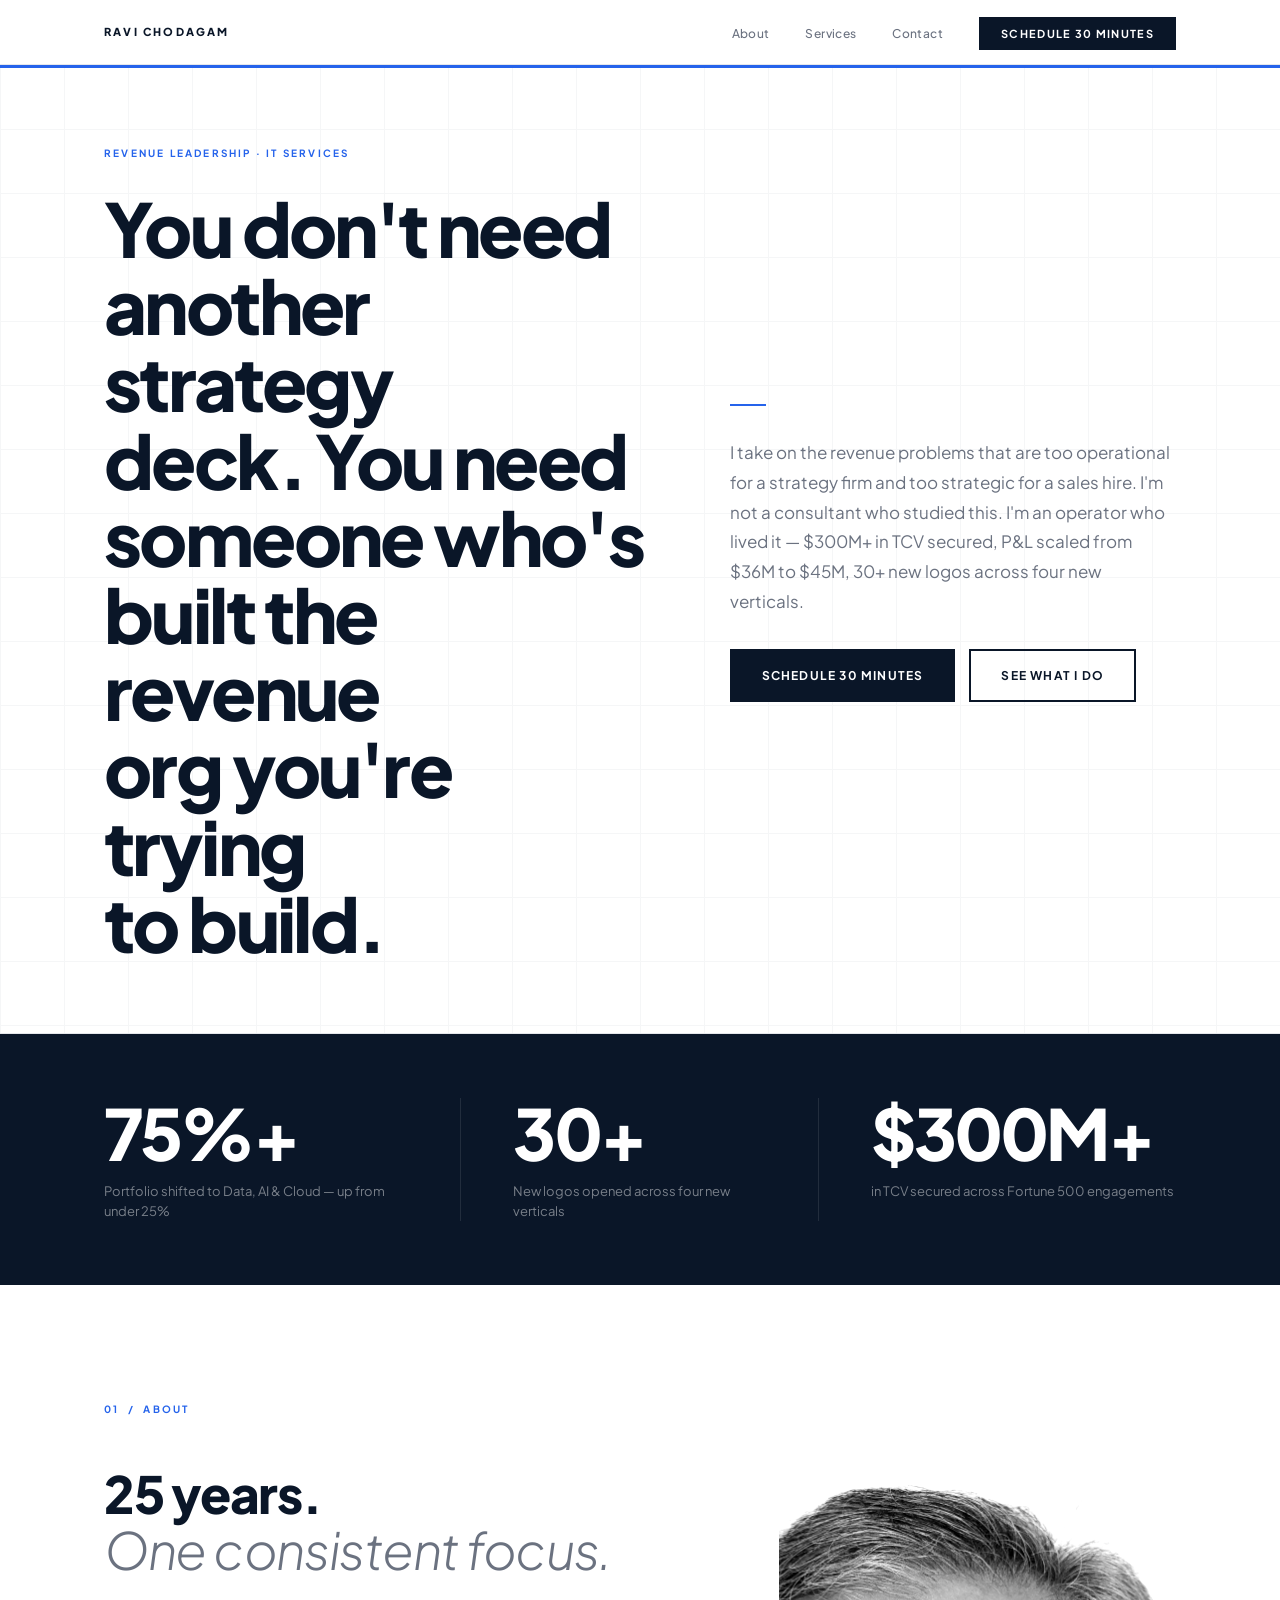
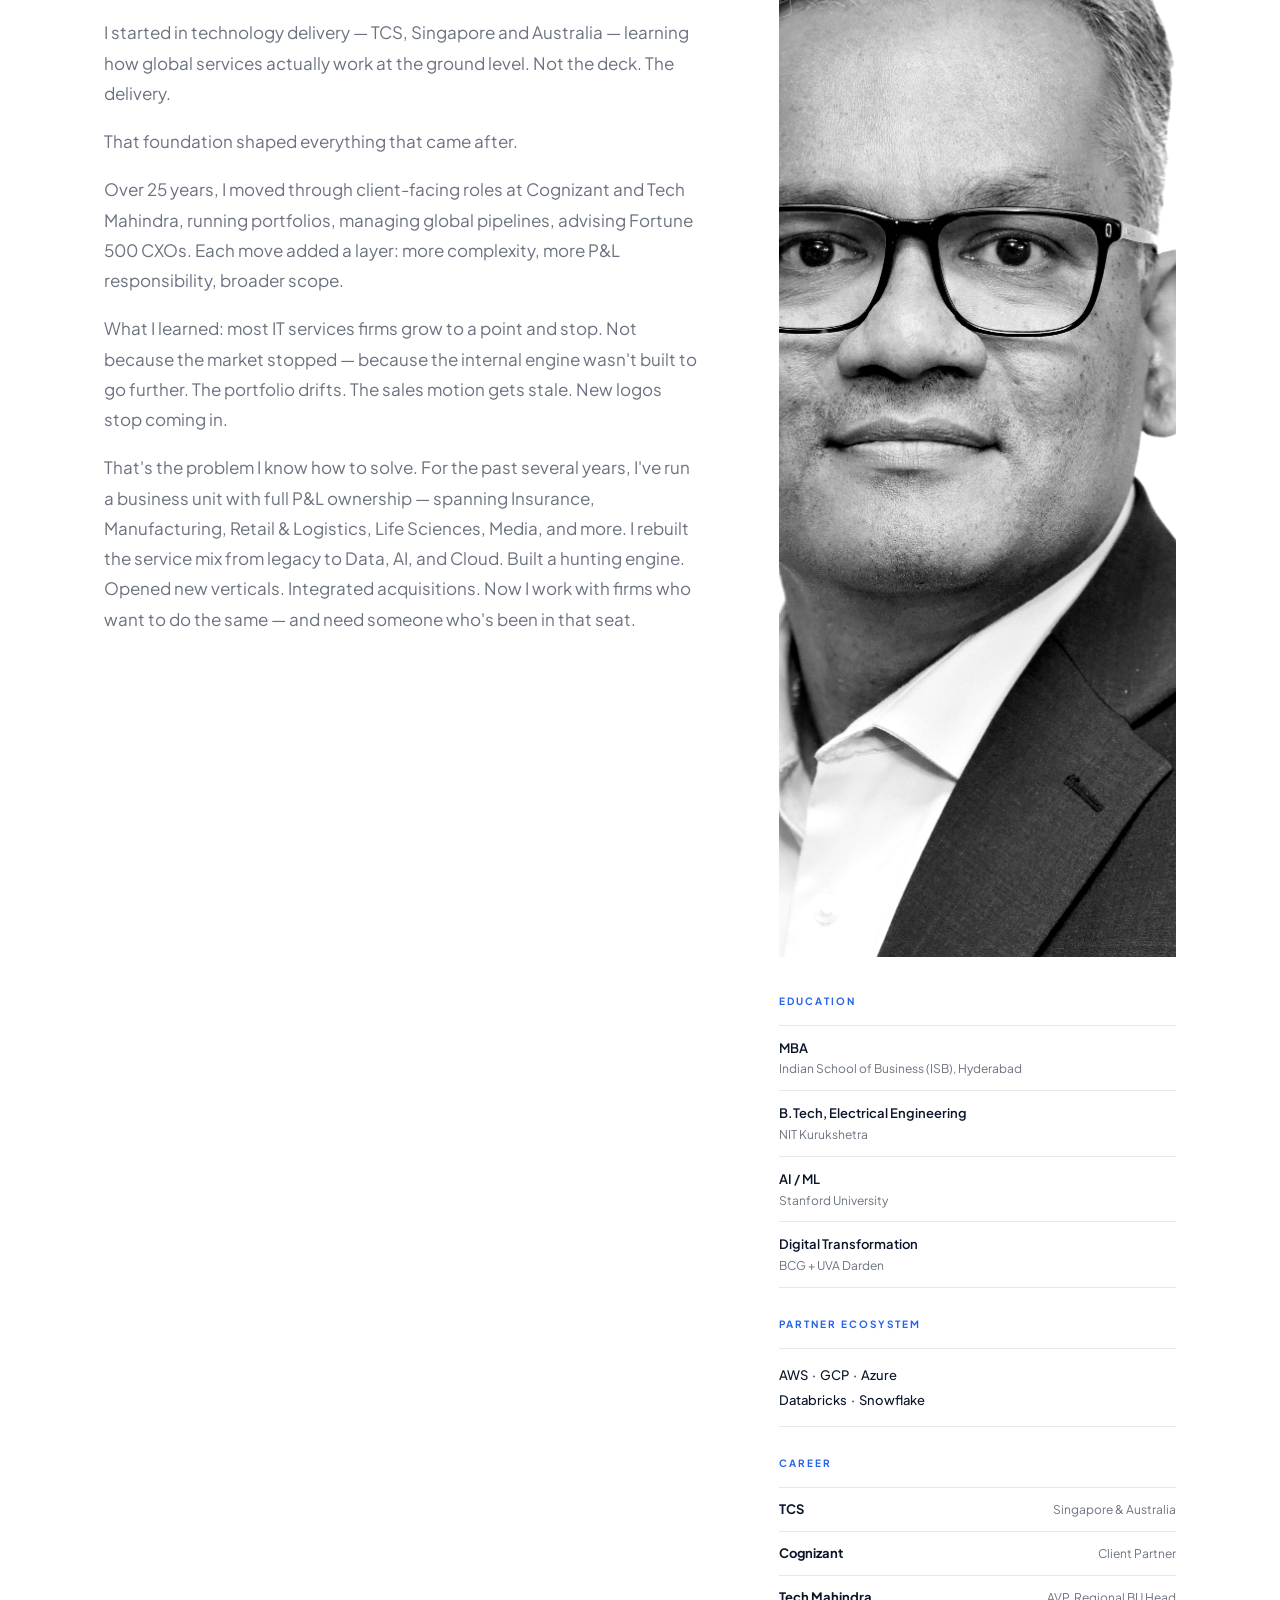
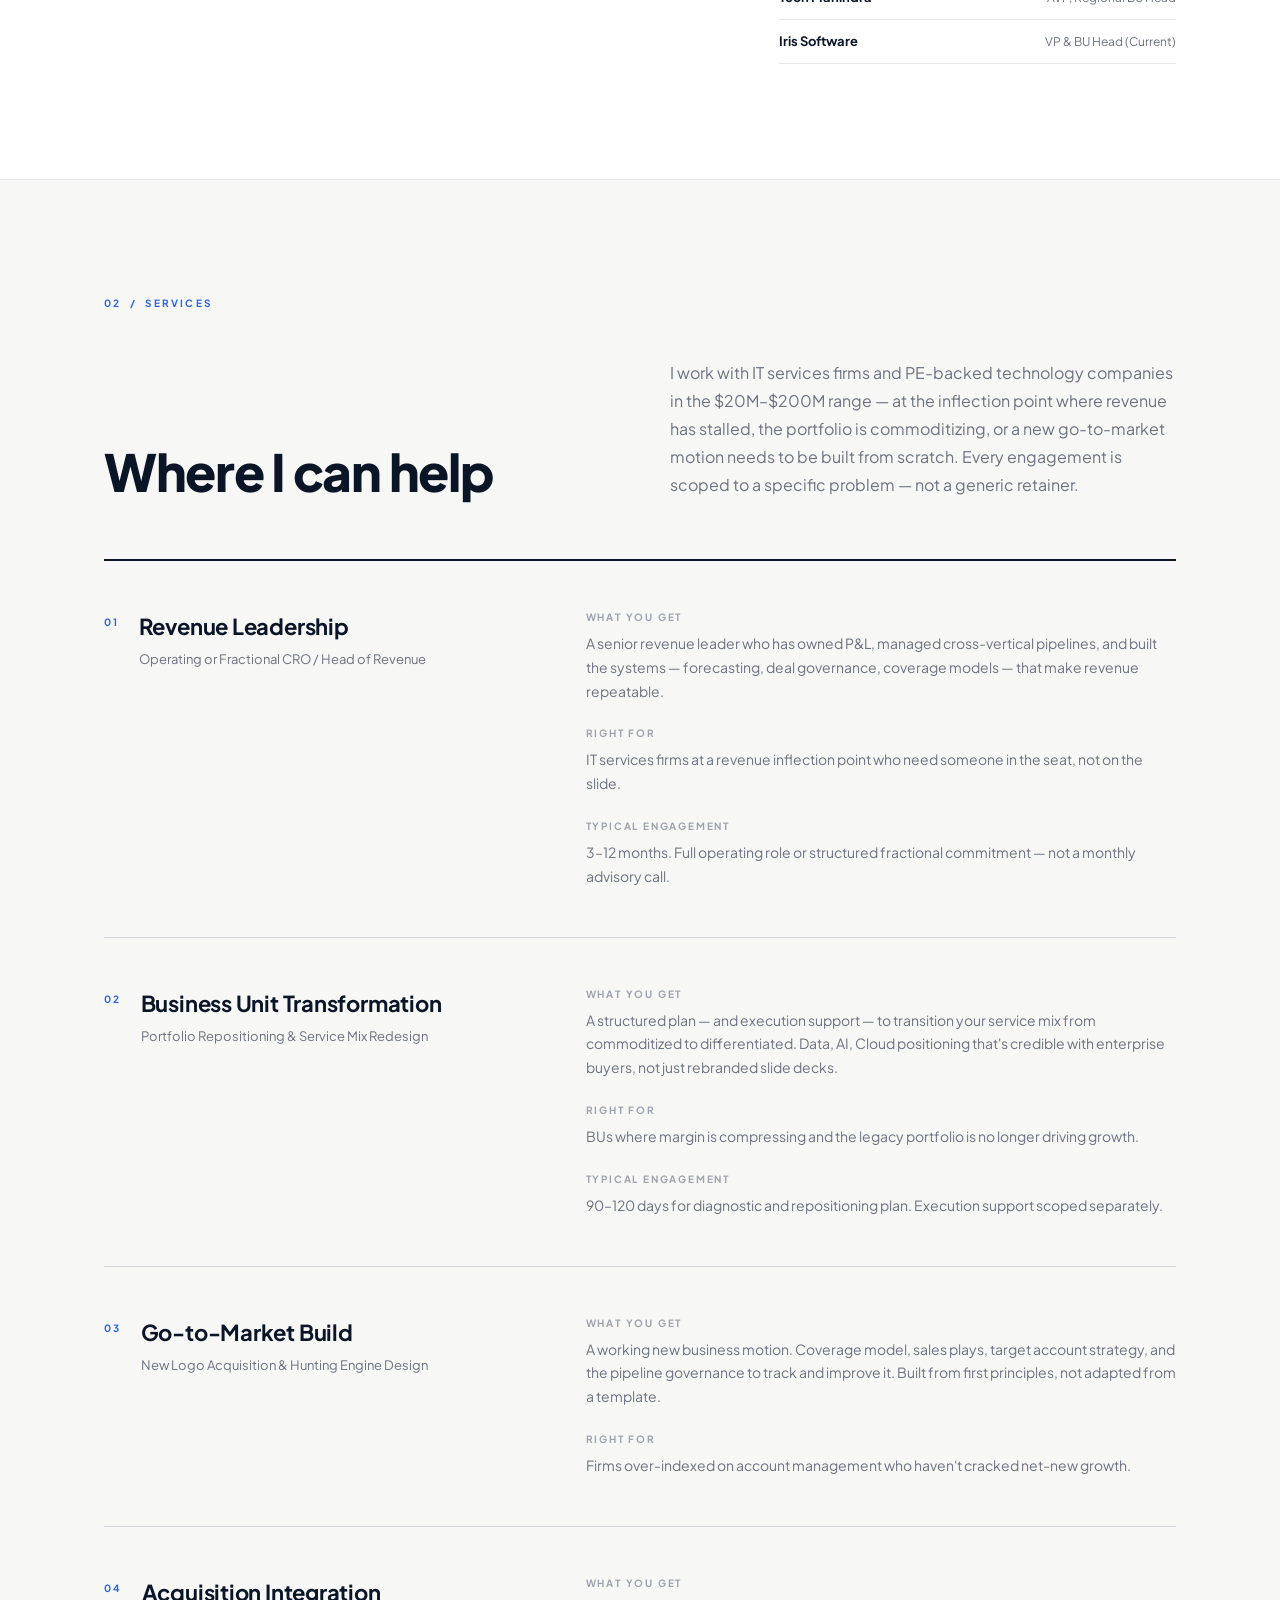
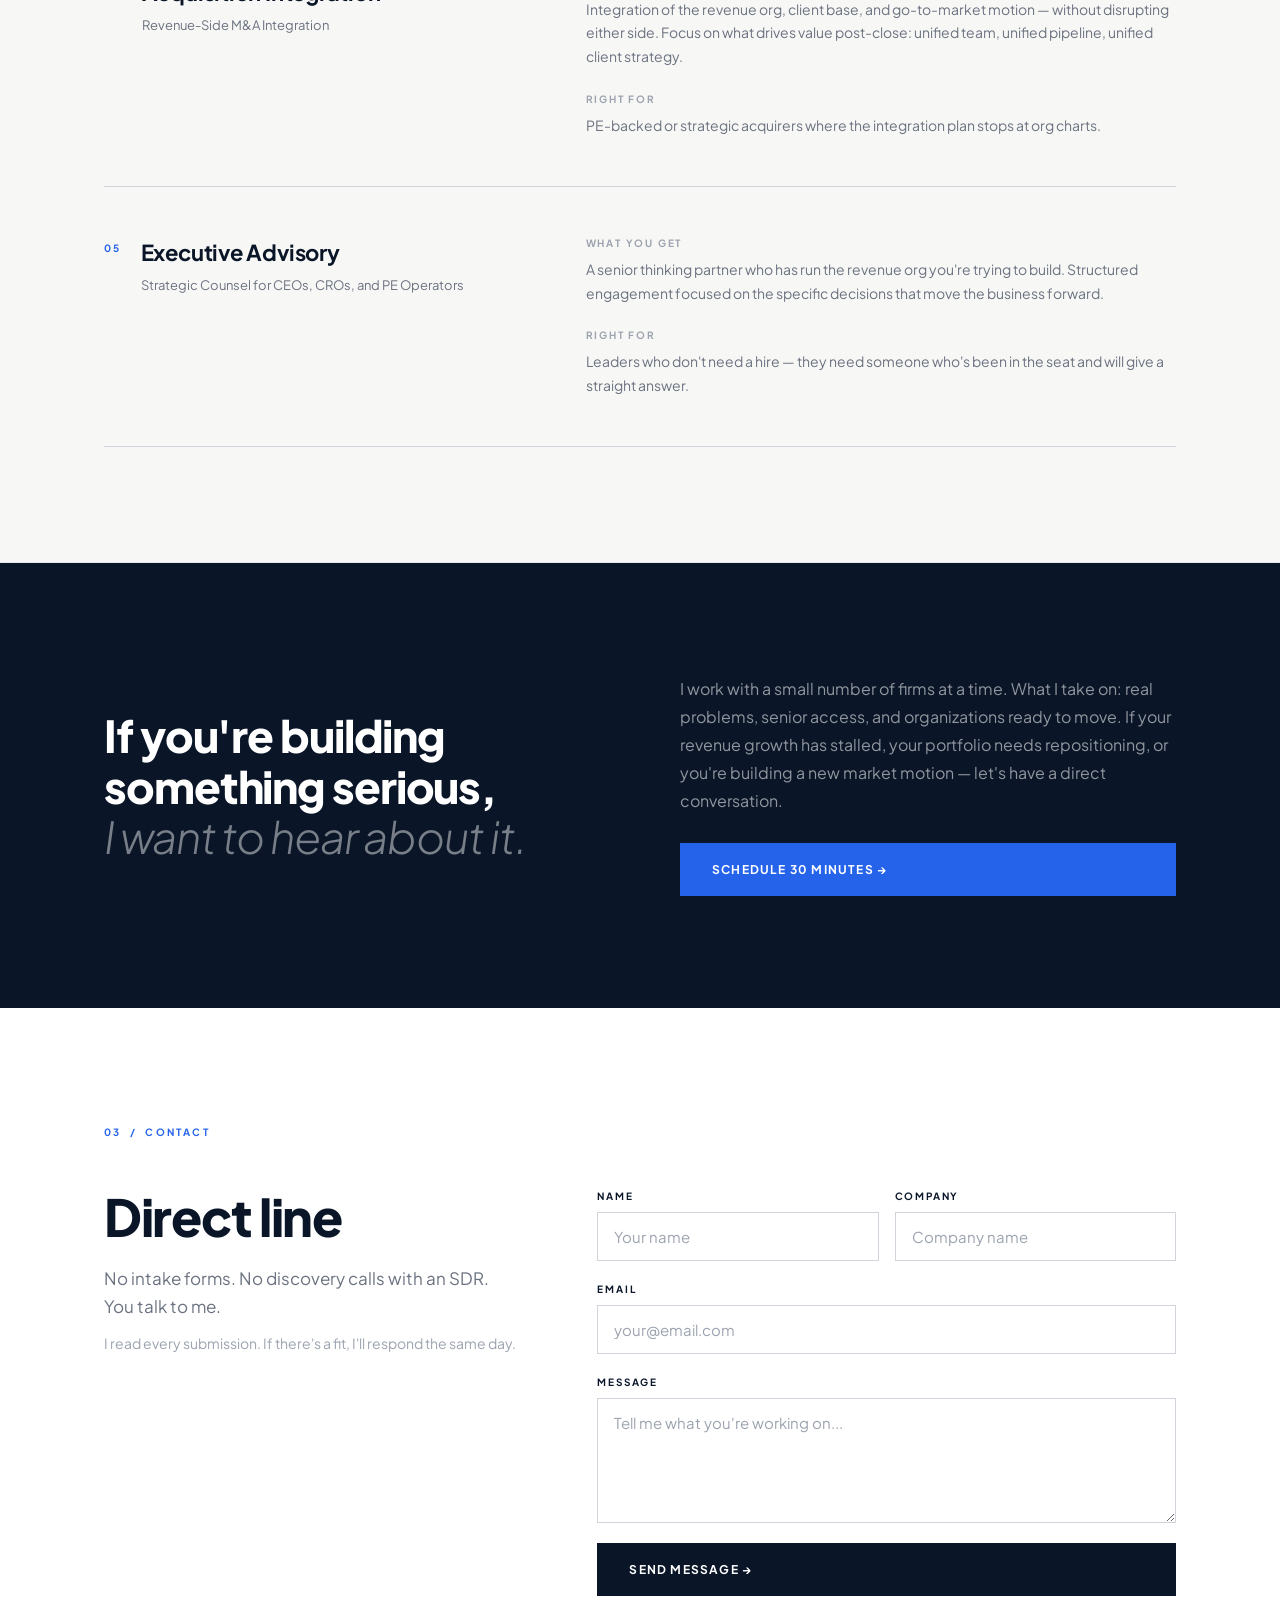
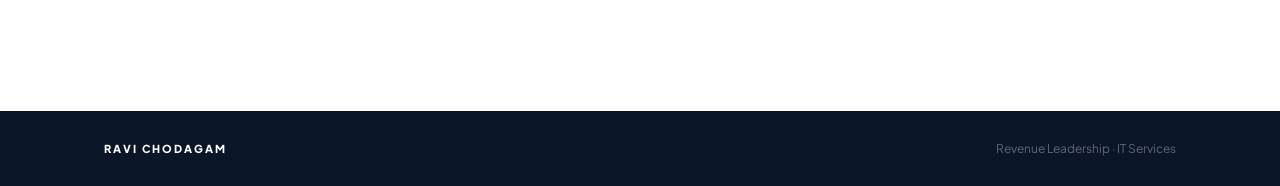
<file: design-v2/index.html>
<!DOCTYPE html>
<html lang="en">
<head>
  <meta charset="UTF-8">
  <meta name="viewport" content="width=device-width, initial-scale=1.0">
  <meta name="description" content="Ravi Chodagam — Revenue Leadership for IT Services. 25 years running P&L, building new business engines, and transforming portfolios for the AI and Cloud era.">
  <title>Ravi Chodagam — Revenue Leadership for IT Services</title>
  <link rel="preconnect" href="https://fonts.googleapis.com">
  <link rel="preconnect" href="https://fonts.gstatic.com" crossorigin>
  <link href="https://fonts.googleapis.com/css2?family=Plus+Jakarta+Sans:ital,wght@0,300;0,400;0,500;0,600;0,700;0,800;1,300;1,400&display=swap" rel="stylesheet">
  <link rel="stylesheet" href="styles.css">
</head>
<body>

  <!-- =========================================================
       NAVIGATION
  ========================================================= -->
  <nav class="nav" id="nav">
    <div class="container nav-inner">
      <a href="#" class="nav-brand" aria-label="Ravi Chodagam — home">RAVI CHODAGAM</a>

      <button class="nav-hamburger" id="navToggle" aria-label="Toggle navigation" aria-expanded="false">
        <span></span><span></span><span></span>
      </button>

      <ul class="nav-links" id="navLinks" role="list">
        <li><a href="#about" class="nav-link">About</a></li>
        <li><a href="#services" class="nav-link">Services</a></li>
        <li><a href="#contact" class="nav-link">Contact</a></li>
        <li><a href="#contact" class="nav-cta">Schedule 30 Minutes</a></li>
      </ul>
    </div>
  </nav>

  <!-- =========================================================
       HERO
  ========================================================= -->
  <section class="hero" aria-label="Introduction">
    <div class="hero-topbar" aria-hidden="true"></div>
    <div class="container">
      <div class="hero-inner">

        <div class="hero-left">
          <p class="eyebrow">Revenue Leadership &middot; IT Services</p>
          <h1 class="hero-headline">
            You don't need<br>
            another strategy<br>
            deck. You need<br>
            someone who's<br>
            built the revenue<br>
            org you're trying<br>
            to build.
          </h1>
        </div>

        <div class="hero-right">
          <div class="hero-rule" aria-hidden="true"></div>
          <p class="hero-body">
            I take on the revenue problems that are too operational for a strategy firm
            and too strategic for a sales hire. I'm not a consultant who studied this.
            I'm an operator who lived it — $300M+ in TCV secured, P&amp;L scaled from
            $36M to $45M, 30+ new logos across four new verticals.
          </p>
          <div class="hero-ctas">
            <a href="#contact" class="btn btn-primary">Schedule 30 Minutes</a>
            <a href="#services" class="btn btn-ghost">See What I Do</a>
          </div>
        </div>

      </div>
    </div>
  </section>

  <!-- =========================================================
       STATS BAND
  ========================================================= -->
  <section class="stats" aria-label="Impact at a glance">
    <div class="container">
      <div class="stats-grid">
        <div class="stat">
          <span class="stat-n">75%+</span>
          <span class="stat-l">Portfolio shifted to Data, AI &amp; Cloud — up from under 25%</span>
        </div>
        <div class="stat">
          <span class="stat-n">30+</span>
          <span class="stat-l">New logos opened across four new verticals</span>
        </div>
        <div class="stat">
          <span class="stat-n">$300M+</span>
          <span class="stat-l">in TCV secured across Fortune 500 engagements</span>
        </div>
      </div>
    </div>
  </section>

  <!-- =========================================================
       ABOUT
  ========================================================= -->
  <section class="about section" id="about" aria-labelledby="about-heading">
    <div class="container">
      <span class="section-label">01 &nbsp;/&nbsp; About</span>
      <div class="about-grid">

        <div class="about-left">
          <h2 class="section-heading" id="about-heading">
            25 years.<br><em>One consistent focus.</em>
          </h2>
          <div class="about-body">
            <p>I started in technology delivery — TCS, Singapore and Australia — learning
            how global services actually work at the ground level. Not the deck. The delivery.</p>
            <p>That foundation shaped everything that came after.</p>
            <p>Over 25 years, I moved through client-facing roles at Cognizant and
            Tech Mahindra, running portfolios, managing global pipelines, advising
            Fortune 500 CXOs. Each move added a layer: more complexity, more P&amp;L
            responsibility, broader scope.</p>
            <p>What I learned: most IT services firms grow to a point and stop. Not
            because the market stopped — because the internal engine wasn't built
            to go further. The portfolio drifts. The sales motion gets stale. New
            logos stop coming in.</p>
            <p>That's the problem I know how to solve. For the past several years,
            I've run a business unit with full P&amp;L ownership — spanning Insurance,
            Manufacturing, Retail &amp; Logistics, Life Sciences, Media, and more. I rebuilt
            the service mix from legacy to Data, AI, and Cloud. Built a hunting engine.
            Opened new verticals. Integrated acquisitions. Now I work with firms who
            want to do the same — and need someone who's been in that seat.</p>
          </div>
        </div>

        <aside class="about-right">
          <figure class="about-photo">
            <img src="../ravi.jpg" alt="Ravi Chodagam" width="1092" height="1092">
          </figure>

          <div class="cred-panel">
            <div class="cred-group">
              <h3 class="cred-group-label">Education</h3>
              <ul class="cred-list" role="list">
                <li>
                  <span class="cred-degree">MBA</span>
                  <span class="cred-school">Indian School of Business (ISB), Hyderabad</span>
                </li>
                <li>
                  <span class="cred-degree">B.Tech, Electrical Engineering</span>
                  <span class="cred-school">NIT Kurukshetra</span>
                </li>
                <li>
                  <span class="cred-degree">AI / ML</span>
                  <span class="cred-school">Stanford University</span>
                </li>
                <li>
                  <span class="cred-degree">Digital Transformation</span>
                  <span class="cred-school">BCG + UVA Darden</span>
                </li>
              </ul>
            </div>

            <div class="cred-group">
              <h3 class="cred-group-label">Partner Ecosystem</h3>
              <p class="partners">AWS &nbsp;&middot;&nbsp; GCP &nbsp;&middot;&nbsp; Azure<br>Databricks &nbsp;&middot;&nbsp; Snowflake</p>
            </div>

            <div class="cred-group">
              <h3 class="cred-group-label">Career</h3>
              <ul class="career-list" role="list">
                <li>
                  <span class="career-firm">TCS</span>
                  <span class="career-role">Singapore &amp; Australia</span>
                </li>
                <li>
                  <span class="career-firm">Cognizant</span>
                  <span class="career-role">Client Partner</span>
                </li>
                <li>
                  <span class="career-firm">Tech Mahindra</span>
                  <span class="career-role">AVP, Regional BU Head</span>
                </li>
                <li>
                  <span class="career-firm">Iris Software</span>
                  <span class="career-role">VP &amp; BU Head (Current)</span>
                </li>
              </ul>
            </div>
          </div>
        </aside>

      </div>
    </div>
  </section>

  <!-- =========================================================
       SERVICES
  ========================================================= -->
  <section class="services section" id="services" aria-labelledby="services-heading">
    <div class="container">
      <span class="section-label">02 &nbsp;/&nbsp; Services</span>
      <div class="services-top">
        <h2 class="section-heading" id="services-heading">Where I can help</h2>
        <p class="services-intro">
          I work with IT services firms and PE-backed technology companies in the
          $20M–$200M range — at the inflection point where revenue has stalled,
          the portfolio is commoditizing, or a new go-to-market motion needs to be
          built from scratch. Every engagement is scoped to a specific problem —
          not a generic retainer.
        </p>
      </div>

      <div class="services-list" role="list">

        <article class="svc-row" role="listitem">
          <div class="svc-meta">
            <span class="svc-num" aria-hidden="true">01</span>
            <div class="svc-title-block">
              <h3 class="svc-title">Revenue Leadership</h3>
              <p class="svc-type">Operating or Fractional CRO / Head of Revenue</p>
            </div>
          </div>
          <div class="svc-detail">
            <div class="svc-block">
              <span class="svc-block-label">What you get</span>
              <p>A senior revenue leader who has owned P&amp;L, managed cross-vertical pipelines, and built the systems — forecasting, deal governance, coverage models — that make revenue repeatable.</p>
            </div>
            <div class="svc-block">
              <span class="svc-block-label">Right for</span>
              <p>IT services firms at a revenue inflection point who need someone in the seat, not on the slide.</p>
            </div>
            <div class="svc-block">
              <span class="svc-block-label">Typical engagement</span>
              <p>3–12 months. Full operating role or structured fractional commitment — not a monthly advisory call.</p>
            </div>
          </div>
        </article>

        <article class="svc-row" role="listitem">
          <div class="svc-meta">
            <span class="svc-num" aria-hidden="true">02</span>
            <div class="svc-title-block">
              <h3 class="svc-title">Business Unit Transformation</h3>
              <p class="svc-type">Portfolio Repositioning &amp; Service Mix Redesign</p>
            </div>
          </div>
          <div class="svc-detail">
            <div class="svc-block">
              <span class="svc-block-label">What you get</span>
              <p>A structured plan — and execution support — to transition your service mix from commoditized to differentiated. Data, AI, Cloud positioning that's credible with enterprise buyers, not just rebranded slide decks.</p>
            </div>
            <div class="svc-block">
              <span class="svc-block-label">Right for</span>
              <p>BUs where margin is compressing and the legacy portfolio is no longer driving growth.</p>
            </div>
            <div class="svc-block">
              <span class="svc-block-label">Typical engagement</span>
              <p>90–120 days for diagnostic and repositioning plan. Execution support scoped separately.</p>
            </div>
          </div>
        </article>

        <article class="svc-row" role="listitem">
          <div class="svc-meta">
            <span class="svc-num" aria-hidden="true">03</span>
            <div class="svc-title-block">
              <h3 class="svc-title">Go-to-Market Build</h3>
              <p class="svc-type">New Logo Acquisition &amp; Hunting Engine Design</p>
            </div>
          </div>
          <div class="svc-detail">
            <div class="svc-block">
              <span class="svc-block-label">What you get</span>
              <p>A working new business motion. Coverage model, sales plays, target account strategy, and the pipeline governance to track and improve it. Built from first principles, not adapted from a template.</p>
            </div>
            <div class="svc-block">
              <span class="svc-block-label">Right for</span>
              <p>Firms over-indexed on account management who haven't cracked net-new growth.</p>
            </div>
          </div>
        </article>

        <article class="svc-row" role="listitem">
          <div class="svc-meta">
            <span class="svc-num" aria-hidden="true">04</span>
            <div class="svc-title-block">
              <h3 class="svc-title">Acquisition Integration</h3>
              <p class="svc-type">Revenue-Side M&amp;A Integration</p>
            </div>
          </div>
          <div class="svc-detail">
            <div class="svc-block">
              <span class="svc-block-label">What you get</span>
              <p>Integration of the revenue org, client base, and go-to-market motion — without disrupting either side. Focus on what drives value post-close: unified team, unified pipeline, unified client strategy.</p>
            </div>
            <div class="svc-block">
              <span class="svc-block-label">Right for</span>
              <p>PE-backed or strategic acquirers where the integration plan stops at org charts.</p>
            </div>
          </div>
        </article>

        <article class="svc-row" role="listitem">
          <div class="svc-meta">
            <span class="svc-num" aria-hidden="true">05</span>
            <div class="svc-title-block">
              <h3 class="svc-title">Executive Advisory</h3>
              <p class="svc-type">Strategic Counsel for CEOs, CROs, and PE Operators</p>
            </div>
          </div>
          <div class="svc-detail">
            <div class="svc-block">
              <span class="svc-block-label">What you get</span>
              <p>A senior thinking partner who has run the revenue org you're trying to build. Structured engagement focused on the specific decisions that move the business forward.</p>
            </div>
            <div class="svc-block">
              <span class="svc-block-label">Right for</span>
              <p>Leaders who don't need a hire — they need someone who's been in the seat and will give a straight answer.</p>
            </div>
          </div>
        </article>

      </div>
    </div>
  </section>

  <!-- =========================================================
       CTA BAND
  ========================================================= -->
  <section class="cta-band" aria-labelledby="cta-heading">
    <div class="container">
      <div class="cta-inner">
        <h2 class="cta-heading" id="cta-heading">
          If you're building something serious,<br>
          <em>I want to hear about it.</em>
        </h2>
        <div class="cta-right">
          <p class="cta-body">
            I work with a small number of firms at a time. What I take on: real problems,
            senior access, and organizations ready to move. If your revenue growth has
            stalled, your portfolio needs repositioning, or you're building a new market
            motion — let's have a direct conversation.
          </p>
          <a href="#contact" class="btn btn-blue">Schedule 30 Minutes &rarr;</a>
        </div>
      </div>
    </div>
  </section>

  <!-- =========================================================
       CONTACT
  ========================================================= -->
  <section class="contact section" id="contact" aria-labelledby="contact-heading">
    <div class="container">
      <span class="section-label">03 &nbsp;/&nbsp; Contact</span>
      <div class="contact-grid">

        <div class="contact-left">
          <h2 class="section-heading" id="contact-heading">Direct line</h2>
          <p class="contact-sub">No intake forms. No discovery calls with an SDR. You talk to me.</p>
          <p class="contact-note">I read every submission. If there's a fit, I'll respond the same day.</p>
        </div>

        <div class="contact-right">
          <form class="contact-form" id="contactForm" novalidate
                data-formspree-id="YOUR_FORM_ID" aria-label="Contact form">
            <div class="form-row two-col">
              <div class="form-field">
                <label for="fname">Name</label>
                <input type="text" id="fname" name="name"
                       autocomplete="name" required placeholder="Your name">
              </div>
              <div class="form-field">
                <label for="fcompany">Company</label>
                <input type="text" id="fcompany" name="company"
                       autocomplete="organization" placeholder="Company name">
              </div>
            </div>
            <div class="form-field">
              <label for="femail">Email</label>
              <input type="email" id="femail" name="email"
                     autocomplete="email" required placeholder="your@email.com">
            </div>
            <div class="form-field">
              <label for="fmessage">Message</label>
              <textarea id="fmessage" name="message" rows="5" required
                        placeholder="Tell me what you're working on..."></textarea>
            </div>
            <button type="submit" class="btn btn-primary">Send Message &rarr;</button>
          </form>
        </div>

      </div>
    </div>
  </section>

  <!-- =========================================================
       FOOTER
  ========================================================= -->
  <footer class="footer">
    <div class="container footer-inner">
      <span class="footer-name">Ravi Chodagam</span>
      <span class="footer-tag">Revenue Leadership &middot; IT Services</span>
    </div>
  </footer>

  <script>
    // Mobile nav toggle
    const toggle = document.getElementById('navToggle');
    const links  = document.getElementById('navLinks');
    if (toggle && links) {
      toggle.addEventListener('click', () => {
        const open = links.classList.toggle('open');
        toggle.setAttribute('aria-expanded', open);
      });
      // Close on link click
      links.querySelectorAll('a').forEach(a => {
        a.addEventListener('click', () => {
          links.classList.remove('open');
          toggle.setAttribute('aria-expanded', 'false');
        });
      });
    }

    // Contact form — Formspree submission
    const form = document.getElementById('contactForm');
    if (form) {
      form.addEventListener('submit', async (e) => {
        e.preventDefault();
        const id = form.dataset.formspreeId;
        if (!id || id === 'YOUR_FORM_ID') {
          alert('Add your Formspree form ID to enable submissions.');
          return;
        }
        const btn = form.querySelector('[type="submit"]');
        btn.textContent = 'Sending...';
        btn.disabled = true;
        try {
          const res = await fetch(`https://formspree.io/f/${id}`, {
            method: 'POST',
            body: new FormData(form),
            headers: { Accept: 'application/json' },
          });
          if (res.ok) {
            form.innerHTML = '<p class="form-success">Message sent. I\'ll be in touch.</p>';
          } else {
            btn.textContent = 'Try again';
            btn.disabled = false;
          }
        } catch {
          btn.textContent = 'Try again';
          btn.disabled = false;
        }
      });
    }
  </script>

</body>
</html>
</file>
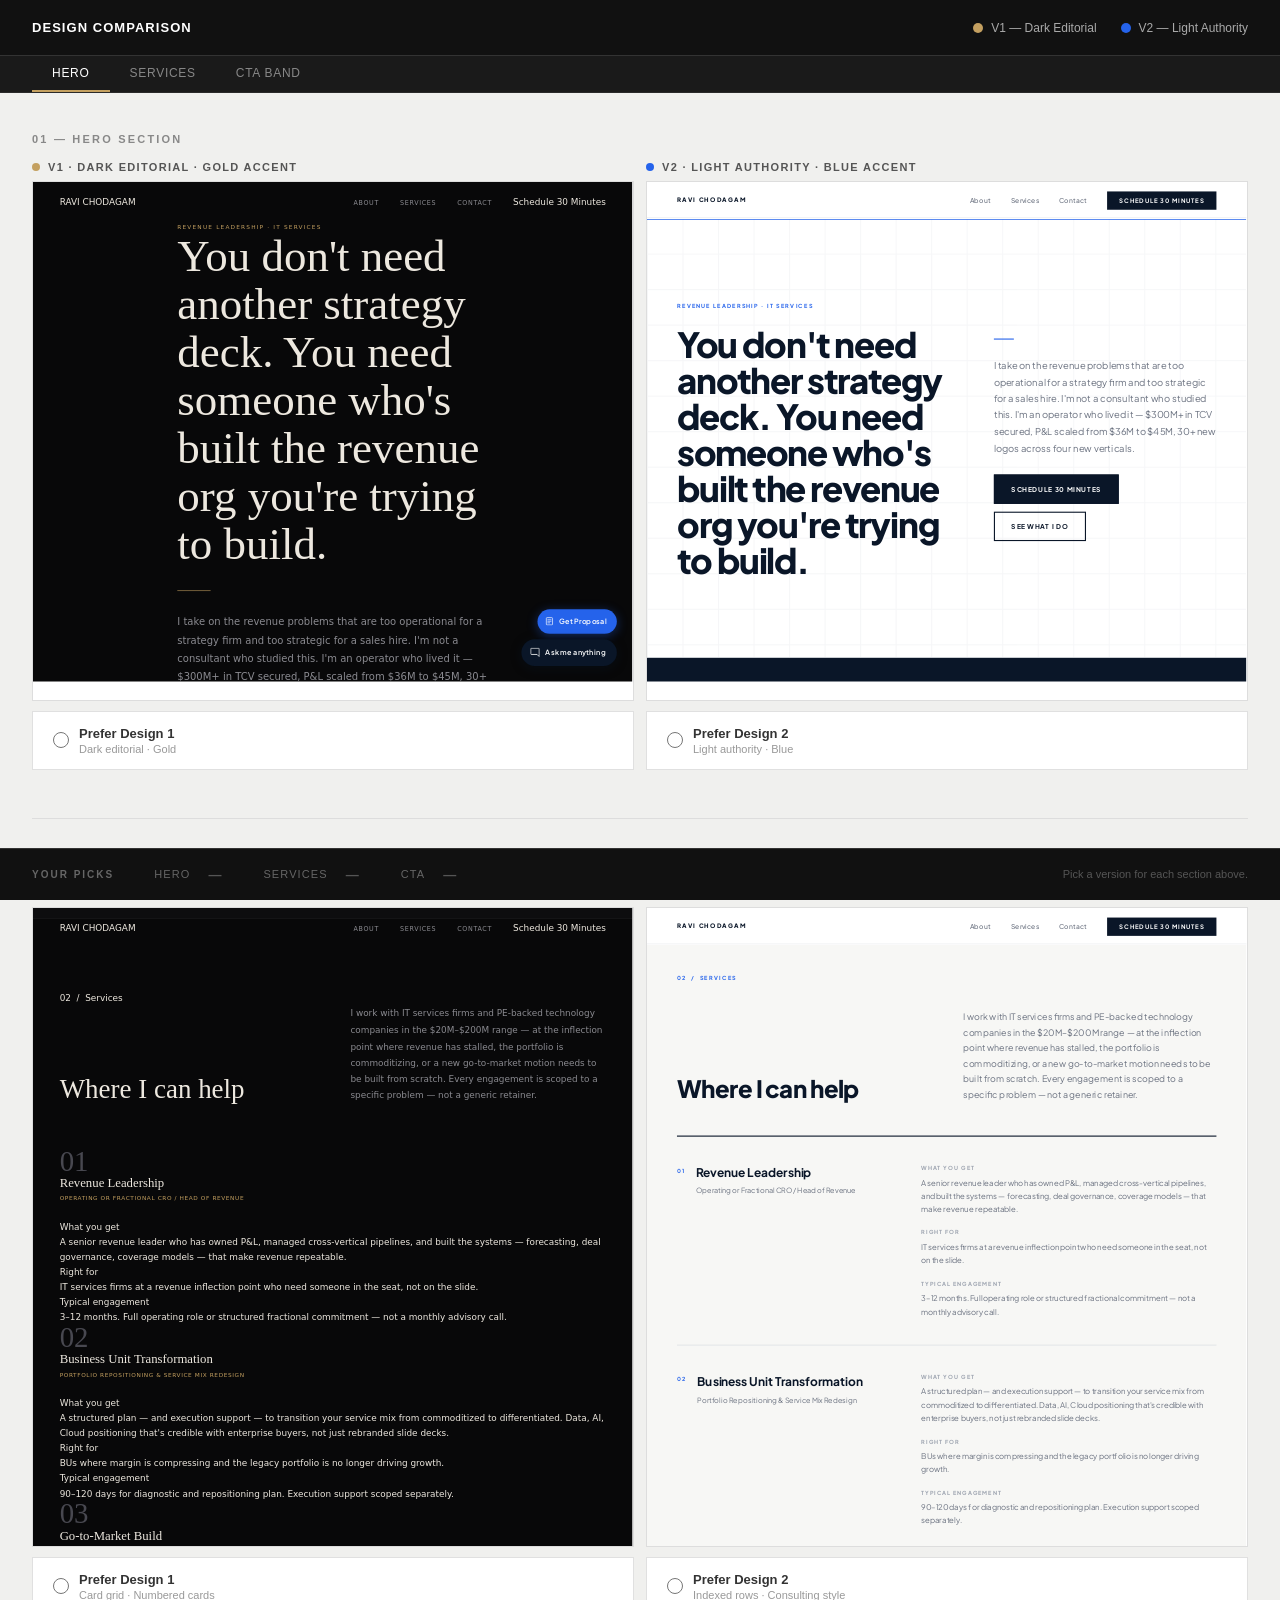
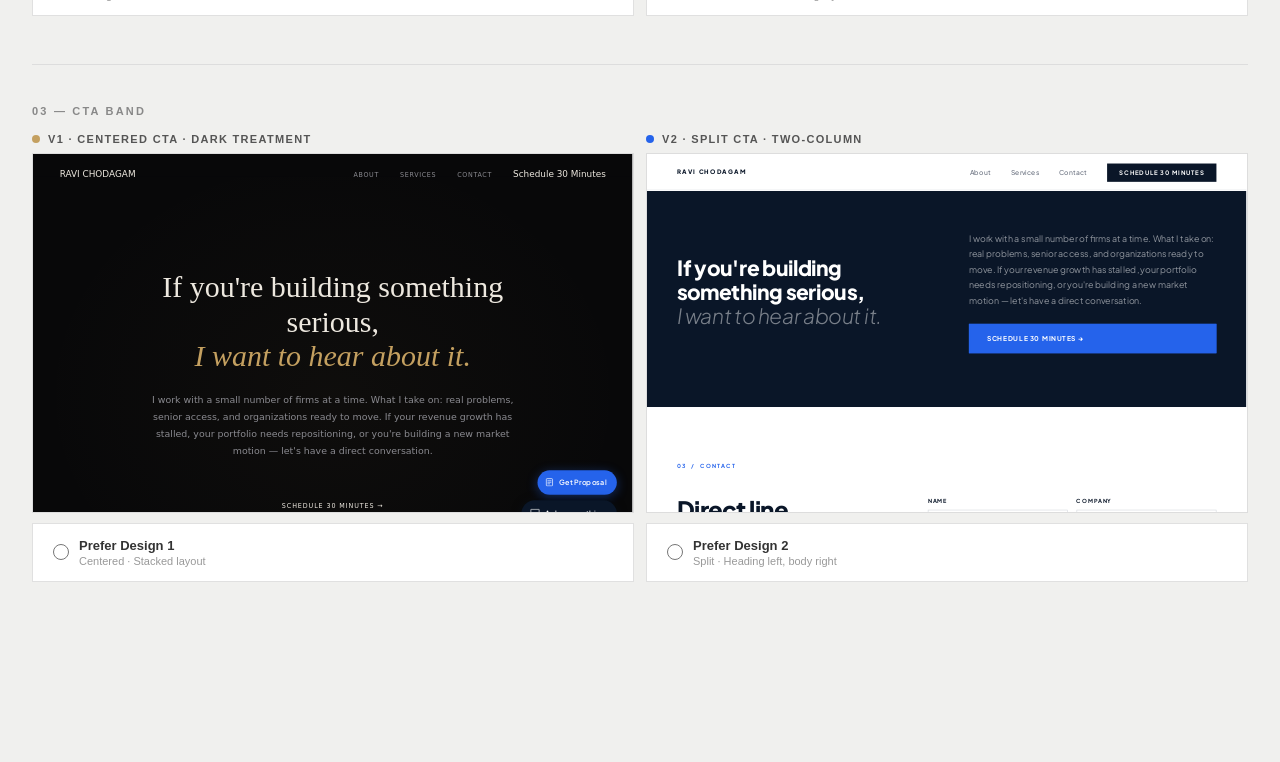
<file: comparison.html>
<!DOCTYPE html>
<html lang="en">
<head>
  <meta charset="UTF-8">
  <meta name="viewport" content="width=device-width, initial-scale=1.0">
  <title>Design Comparison — V1 vs V2</title>
  <style>
    /* ── Reset & Base ─────────────────────────────────────────── */
    *, *::before, *::after { box-sizing: border-box; margin: 0; padding: 0; }
    html { font-size: 16px; scroll-behavior: smooth; }
    body {
      font-family: -apple-system, BlinkMacSystemFont, 'Segoe UI', sans-serif;
      background: #f0f0ee;
      color: #111;
      min-height: 100vh;
    }

    /* ── Page Header ──────────────────────────────────────────── */
    .page-header {
      position: sticky;
      top: 0;
      z-index: 100;
      background: #111;
      color: #fff;
      padding: 0 32px;
      display: flex;
      align-items: center;
      justify-content: space-between;
      height: 56px;
      border-bottom: 1px solid #333;
    }
    .page-header h1 {
      font-size: 13px;
      font-weight: 600;
      letter-spacing: 0.08em;
      text-transform: uppercase;
    }
    .legend {
      display: flex;
      gap: 24px;
      align-items: center;
    }
    .legend-item {
      display: flex;
      align-items: center;
      gap: 8px;
      font-size: 12px;
      color: #aaa;
    }
    .legend-dot {
      width: 10px;
      height: 10px;
      border-radius: 50%;
      flex-shrink: 0;
    }
    .dot-v1 { background: #c4a060; }
    .dot-v2 { background: #2563eb; }

    /* ── Section Jump Nav ─────────────────────────────────────── */
    .jump-nav {
      display: flex;
      gap: 0;
      background: #1a1a1a;
      border-bottom: 1px solid #2a2a2a;
      padding: 0 32px;
    }
    .jump-nav a {
      display: inline-block;
      padding: 10px 20px;
      font-size: 12px;
      font-weight: 500;
      letter-spacing: 0.06em;
      text-transform: uppercase;
      color: #888;
      text-decoration: none;
      border-bottom: 2px solid transparent;
      transition: color 0.15s, border-color 0.15s;
    }
    .jump-nav a:hover {
      color: #fff;
      border-bottom-color: #555;
    }
    .jump-nav a.active {
      color: #fff;
      border-bottom-color: #c4a060;
    }

    /* ── Compare Section ──────────────────────────────────────── */
    .compare-section {
      padding: 40px 32px 0;
      scroll-margin-top: 108px;
    }

    .compare-section + .compare-section {
      margin-top: 0;
    }

    .section-title {
      font-size: 11px;
      font-weight: 700;
      letter-spacing: 0.2em;
      text-transform: uppercase;
      color: #888;
      margin-bottom: 16px;
    }

    /* ── Column Labels ────────────────────────────────────────── */
    .col-labels {
      display: grid;
      grid-template-columns: 1fr 1fr;
      gap: 12px;
      margin-bottom: 8px;
    }
    .col-label {
      display: flex;
      align-items: center;
      gap: 8px;
      font-size: 11px;
      font-weight: 700;
      letter-spacing: 0.12em;
      text-transform: uppercase;
      color: #555;
    }
    .col-label .dot {
      width: 8px;
      height: 8px;
      border-radius: 50%;
      flex-shrink: 0;
    }

    /* ── Iframe Pair ──────────────────────────────────────────── */
    .iframe-pair {
      display: grid;
      grid-template-columns: 1fr 1fr;
      gap: 12px;
    }

    .iframe-wrap {
      position: relative;
      overflow: hidden;
      border: 1px solid #ddd;
      background: #fff;
    }

    .iframe-wrap iframe {
      width: 100%;
      display: block;
      border: none;
      /* Scale down to show more of the design in a compact view */
      transform-origin: top left;
    }

    /* Heights per section — the iframe is taller than displayed,
       scaled down via CSS to pack in more content */
    .iframe-pair.hero-pair .iframe-wrap {
      height: 520px;
    }
    .iframe-pair.hero-pair iframe {
      width: 180%;
      height: 900px;
      transform: scale(0.555);
      transform-origin: top left;
    }

    .iframe-pair.services-pair .iframe-wrap {
      height: 640px;
    }
    .iframe-pair.services-pair iframe {
      width: 180%;
      height: 1400px;
      transform: scale(0.555);
      transform-origin: top left;
    }

    .iframe-pair.cta-pair .iframe-wrap {
      height: 360px;
    }
    .iframe-pair.cta-pair iframe {
      width: 180%;
      height: 700px;
      transform: scale(0.555);
      transform-origin: top left;
    }

    /* Loading state */
    .iframe-wrap::before {
      content: 'Loading...';
      position: absolute;
      inset: 0;
      display: flex;
      align-items: center;
      justify-content: center;
      font-size: 12px;
      color: #aaa;
      background: #f7f7f5;
      z-index: 1;
      pointer-events: none;
    }
    .iframe-wrap.loaded::before { display: none; }

    /* ── Vote Row ─────────────────────────────────────────────── */
    .vote-row {
      display: grid;
      grid-template-columns: 1fr 1fr;
      gap: 12px;
      margin-top: 10px;
      margin-bottom: 48px;
    }

    .vote-option {
      display: flex;
      align-items: center;
      gap: 10px;
      padding: 14px 20px;
      background: #fff;
      border: 1.5px solid #e0e0e0;
      cursor: pointer;
      transition: border-color 0.15s, background 0.15s;
      user-select: none;
    }
    .vote-option:hover {
      border-color: #bbb;
      background: #fafafa;
    }
    .vote-option.selected-v1 {
      border-color: #c4a060;
      background: #fffaf2;
    }
    .vote-option.selected-v2 {
      border-color: #2563eb;
      background: #f0f5ff;
    }

    .vote-option input[type="radio"] {
      width: 16px;
      height: 16px;
      accent-color: #111;
      flex-shrink: 0;
      cursor: pointer;
    }
    .vote-option.selected-v1 input { accent-color: #c4a060; }
    .vote-option.selected-v2 input { accent-color: #2563eb; }

    .vote-label {
      font-size: 13px;
      font-weight: 600;
      color: #333;
      line-height: 1.3;
    }
    .vote-sublabel {
      font-size: 11px;
      color: #999;
      font-weight: 400;
    }

    /* ── Divider ──────────────────────────────────────────────── */
    .section-divider {
      height: 1px;
      background: #ddd;
      margin: 0 32px;
    }

    /* ── Results Panel ────────────────────────────────────────── */
    .results-panel {
      position: sticky;
      bottom: 0;
      background: #111;
      color: #fff;
      padding: 16px 32px;
      display: flex;
      align-items: center;
      gap: 40px;
      border-top: 1px solid #333;
    }

    .results-label {
      font-size: 10px;
      font-weight: 700;
      letter-spacing: 0.2em;
      text-transform: uppercase;
      color: #666;
      flex-shrink: 0;
    }

    .picks-grid {
      display: flex;
      gap: 32px;
      flex: 1;
    }

    .pick-item {
      display: flex;
      align-items: center;
      gap: 8px;
    }

    .pick-section {
      font-size: 11px;
      font-weight: 500;
      letter-spacing: 0.1em;
      text-transform: uppercase;
      color: #666;
    }

    .pick-value {
      font-size: 13px;
      font-weight: 700;
      color: #555;
      transition: color 0.2s;
      padding: 2px 10px;
      border-radius: 2px;
    }
    .pick-value.pick-v1 {
      color: #c4a060;
      background: rgba(196, 160, 96, 0.12);
    }
    .pick-value.pick-v2 {
      color: #60a5fa;
      background: rgba(96, 165, 250, 0.12);
    }
    .pick-value.pick-none {
      color: #555;
    }

    .results-summary {
      font-size: 11px;
      color: #555;
      margin-left: auto;
      text-align: right;
      line-height: 1.5;
    }
    .results-summary span {
      display: block;
      font-size: 13px;
      font-weight: 600;
      color: #aaa;
    }
  </style>
</head>
<body>

  <!-- ── Page Header ────────────────────────────────────────── -->
  <header class="page-header">
    <h1>Design Comparison</h1>
    <div class="legend">
      <div class="legend-item">
        <div class="legend-dot dot-v1"></div>
        V1 — Dark Editorial
      </div>
      <div class="legend-item">
        <div class="legend-dot dot-v2"></div>
        V2 — Light Authority
      </div>
    </div>
  </header>

  <!-- ── Jump Navigation ────────────────────────────────────── -->
  <nav class="jump-nav">
    <a href="#hero-compare"     class="jump active">Hero</a>
    <a href="#services-compare" class="jump">Services</a>
    <a href="#cta-compare"      class="jump">CTA Band</a>
  </nav>

  <!-- ════════════════════════════════════════════════════════
       HERO
  ════════════════════════════════════════════════════════ -->
  <section class="compare-section" id="hero-compare">
    <p class="section-title">01 — Hero Section</p>

    <div class="col-labels">
      <div class="col-label"><span class="dot dot-v1"></span> V1 · Dark Editorial · Gold Accent</div>
      <div class="col-label"><span class="dot dot-v2"></span> V2 · Light Authority · Blue Accent</div>
    </div>

    <div class="iframe-pair hero-pair">
      <div class="iframe-wrap" id="wrap-v1-hero">
        <iframe id="v1-hero" src="index.html"
                title="Design V1 — Hero"
                scrolling="no" tabindex="-1"
                aria-label="Design 1 hero section"></iframe>
      </div>
      <div class="iframe-wrap" id="wrap-v2-hero">
        <iframe id="v2-hero" src="design-v2/index.html"
                title="Design V2 — Hero"
                scrolling="no" tabindex="-1"
                aria-label="Design 2 hero section"></iframe>
      </div>
    </div>

    <div class="vote-row">
      <label class="vote-option" id="vote-hero-v1">
        <input type="radio" name="hero" value="v1">
        <div>
          <div class="vote-label">Prefer Design 1</div>
          <div class="vote-sublabel">Dark editorial · Gold</div>
        </div>
      </label>
      <label class="vote-option" id="vote-hero-v2">
        <input type="radio" name="hero" value="v2">
        <div>
          <div class="vote-label">Prefer Design 2</div>
          <div class="vote-sublabel">Light authority · Blue</div>
        </div>
      </label>
    </div>
  </section>

  <div class="section-divider"></div>

  <!-- ════════════════════════════════════════════════════════
       SERVICES
  ════════════════════════════════════════════════════════ -->
  <section class="compare-section" id="services-compare">
    <p class="section-title">02 — Services Section</p>

    <div class="col-labels">
      <div class="col-label"><span class="dot dot-v1"></span> V1 · Card Grid Layout</div>
      <div class="col-label"><span class="dot dot-v2"></span> V2 · Indexed Row Layout</div>
    </div>

    <div class="iframe-pair services-pair">
      <div class="iframe-wrap" id="wrap-v1-services">
        <iframe id="v1-services" src="index.html"
                title="Design V1 — Services"
                scrolling="no" tabindex="-1"
                aria-label="Design 1 services section"></iframe>
      </div>
      <div class="iframe-wrap" id="wrap-v2-services">
        <iframe id="v2-services" src="design-v2/index.html"
                title="Design V2 — Services"
                scrolling="no" tabindex="-1"
                aria-label="Design 2 services section"></iframe>
      </div>
    </div>

    <div class="vote-row">
      <label class="vote-option" id="vote-services-v1">
        <input type="radio" name="services" value="v1">
        <div>
          <div class="vote-label">Prefer Design 1</div>
          <div class="vote-sublabel">Card grid · Numbered cards</div>
        </div>
      </label>
      <label class="vote-option" id="vote-services-v2">
        <input type="radio" name="services" value="v2">
        <div>
          <div class="vote-label">Prefer Design 2</div>
          <div class="vote-sublabel">Indexed rows · Consulting style</div>
        </div>
      </label>
    </div>
  </section>

  <div class="section-divider"></div>

  <!-- ════════════════════════════════════════════════════════
       CTA BAND
  ════════════════════════════════════════════════════════ -->
  <section class="compare-section" id="cta-compare">
    <p class="section-title">03 — CTA Band</p>

    <div class="col-labels">
      <div class="col-label"><span class="dot dot-v1"></span> V1 · Centered CTA · Dark Treatment</div>
      <div class="col-label"><span class="dot dot-v2"></span> V2 · Split CTA · Two-Column</div>
    </div>

    <div class="iframe-pair cta-pair">
      <div class="iframe-wrap" id="wrap-v1-cta">
        <iframe id="v1-cta" src="index.html"
                title="Design V1 — CTA"
                scrolling="no" tabindex="-1"
                aria-label="Design 1 CTA section"></iframe>
      </div>
      <div class="iframe-wrap" id="wrap-v2-cta">
        <iframe id="v2-cta" src="design-v2/index.html"
                title="Design V2 — CTA"
                scrolling="no" tabindex="-1"
                aria-label="Design 2 CTA section"></iframe>
      </div>
    </div>

    <div class="vote-row">
      <label class="vote-option" id="vote-cta-v1">
        <input type="radio" name="cta" value="v1">
        <div>
          <div class="vote-label">Prefer Design 1</div>
          <div class="vote-sublabel">Centered · Stacked layout</div>
        </div>
      </label>
      <label class="vote-option" id="vote-cta-v2">
        <input type="radio" name="cta" value="v2">
        <div>
          <div class="vote-label">Prefer Design 2</div>
          <div class="vote-sublabel">Split · Heading left, body right</div>
        </div>
      </label>
    </div>
  </section>

  <!-- bottom padding so results bar doesn't cover content -->
  <div style="height: 80px;"></div>

  <!-- ── Results Bar ─────────────────────────────────────────── -->
  <div class="results-panel" role="status" aria-live="polite">
    <span class="results-label">Your Picks</span>
    <div class="picks-grid">
      <div class="pick-item">
        <span class="pick-section">Hero</span>
        <span class="pick-value pick-none" id="pick-hero">—</span>
      </div>
      <div class="pick-item">
        <span class="pick-section">Services</span>
        <span class="pick-value pick-none" id="pick-services">—</span>
      </div>
      <div class="pick-item">
        <span class="pick-section">CTA</span>
        <span class="pick-value pick-none" id="pick-cta">—</span>
      </div>
    </div>
    <div class="results-summary" id="results-summary">
      Pick a version for each section above.
    </div>
  </div>

  <script>
    // ── Scroll iframes to their target sections ─────────────────
    const SCROLL_TARGETS = {
      'v1-hero':     { selector: '#hero',     offset: 0 },
      'v2-hero':     { selector: '#hero',     offset: 0 },
      'v1-services': { selector: '#services', offset: -20 },
      'v2-services': { selector: '#services', offset: -20 },
      'v1-cta':      { selector: '.cta-band', offset: -40 },
      'v2-cta':      { selector: '.cta-band', offset: -40 },
    };

    Object.entries(SCROLL_TARGETS).forEach(([id, config]) => {
      const iframe = document.getElementById(id);
      const wrap   = document.getElementById('wrap-' + id);
      if (!iframe) return;

      iframe.addEventListener('load', () => {
        try {
          const doc = iframe.contentDocument;
          const el  = doc.querySelector(config.selector);
          if (el) {
            // Account for the scaled iframe: scroll target scaled by 1/0.555
            const rawTop = el.getBoundingClientRect().top
              + iframe.contentWindow.scrollY
              + config.offset;
            iframe.contentWindow.scrollTo({ top: rawTop, behavior: 'instant' });
          }
        } catch (e) {
          // cross-origin or load timing — silently ignore
        }
        if (wrap) wrap.classList.add('loaded');
      });
    });

    // ── Radio vote logic ────────────────────────────────────────
    const LABELS = {
      v1: 'Design 1',
      v2: 'Design 2',
    };

    const sections = ['hero', 'services', 'cta'];
    const picks    = { hero: null, services: null, cta: null };

    function updateResults() {
      sections.forEach(section => {
        const val    = picks[section];
        const el     = document.getElementById('pick-' + section);
        if (!el) return;
        if (!val) {
          el.textContent = '—';
          el.className   = 'pick-value pick-none';
        } else {
          el.textContent = LABELS[val];
          el.className   = 'pick-value pick-' + val;
        }
      });

      // Summary message
      const summary = document.getElementById('results-summary');
      const filled  = sections.filter(s => picks[s]);
      if (filled.length === 0) {
        summary.innerHTML = 'Pick a version for each section above.';
      } else if (filled.length < 3) {
        summary.innerHTML = `${filled.length} of 3 sections rated`;
      } else {
        const v1count = sections.filter(s => picks[s] === 'v1').length;
        const v2count = sections.filter(s => picks[s] === 'v2').length;
        if (v1count === 3) {
          summary.innerHTML = '<span>Design 1 wins all three.</span>Lean toward the dark editorial direction.';
        } else if (v2count === 3) {
          summary.innerHTML = '<span>Design 2 wins all three.</span>Lean toward the light authority direction.';
        } else {
          const winner = v1count > v2count ? 'Design 1' : 'Design 2';
          summary.innerHTML = `<span>${winner} leads ${Math.max(v1count, v2count)}–${Math.min(v1count, v2count)}.</span>Consider a hybrid approach.`;
        }
      }
    }

    // Wire up radio buttons + vote option styling
    sections.forEach(section => {
      ['v1', 'v2'].forEach(version => {
        const radio  = document.querySelector(`input[name="${section}"][value="${version}"]`);
        const option = document.getElementById(`vote-${section}-${version}`);
        if (!radio || !option) return;

        radio.addEventListener('change', () => {
          if (radio.checked) {
            picks[section] = version;
            // Clear both option styles, then set selected
            ['v1', 'v2'].forEach(v => {
              const o = document.getElementById(`vote-${section}-${v}`);
              if (o) o.className = 'vote-option';
            });
            option.className = `vote-option selected-${version}`;
            updateResults();
          }
        });
      });
    });

    // ── Jump nav active state on scroll ─────────────────────────
    const jumps    = document.querySelectorAll('.jump');
    const anchors  = ['hero-compare', 'services-compare', 'cta-compare'];
    const observer = new IntersectionObserver(entries => {
      entries.forEach(entry => {
        if (entry.isIntersecting) {
          jumps.forEach(a => a.classList.remove('active'));
          const match = document.querySelector(`.jump[href="#${entry.target.id}"]`);
          if (match) match.classList.add('active');
        }
      });
    }, { rootMargin: '-120px 0px -60% 0px', threshold: 0 });

    anchors.forEach(id => {
      const el = document.getElementById(id);
      if (el) observer.observe(el);
    });
  </script>

</body>
</html>
</file>
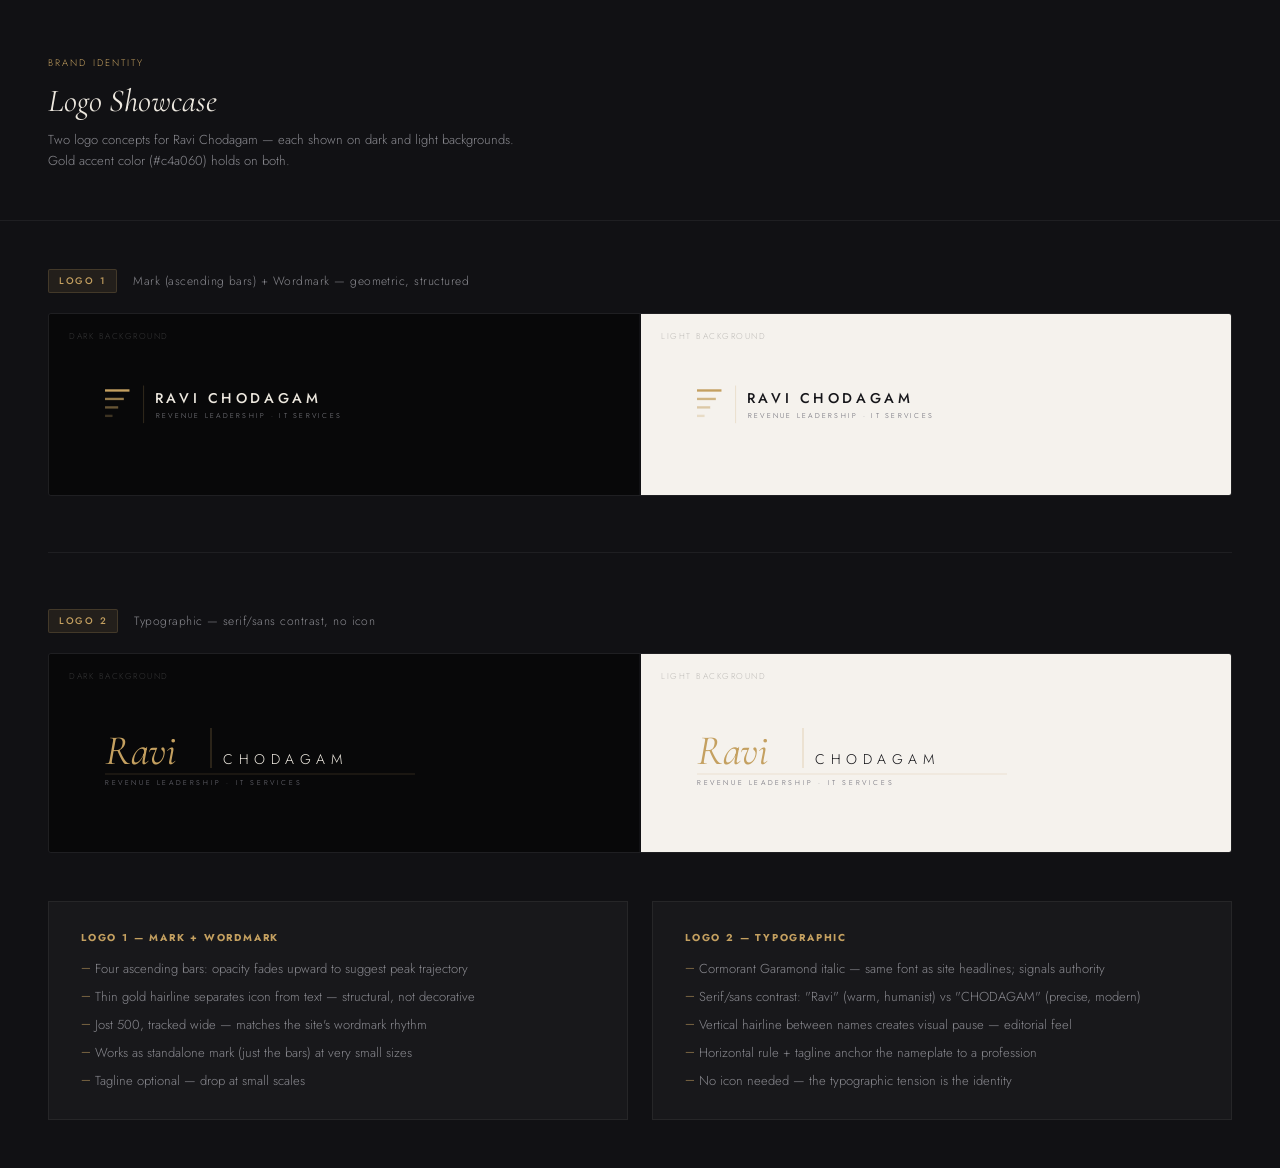
<file: logos-showcase.html>
<!DOCTYPE html>
<html lang="en">
<head>
  <meta charset="UTF-8">
  <meta name="viewport" content="width=device-width, initial-scale=1.0">
  <title>Logo Showcase — Ravi Chodagam</title>
  <link rel="preconnect" href="https://fonts.googleapis.com">
  <link rel="preconnect" href="https://fonts.gstatic.com" crossorigin>
  <link href="https://fonts.googleapis.com/css2?family=Cormorant+Garamond:ital,wght@1,400&family=Jost:wght@300;400;500&display=swap" rel="stylesheet">
  <style>
    /* ==========================================
       BASE
    ========================================== */
    :root {
      --dark:      #080809;
      --dark-2:    #0f0f11;
      --light:     #f5f2ed;
      --light-2:   #eae6df;
      --gold:      #c4a060;
      --gold-d:    #a8884a;
      --text-dark: #ede8df;
      --text-light: #16161a;
      --muted-dark: #8a8a90;
      --muted-light: #5c5c68;
      --border-dark:  rgba(255,255,255,0.07);
      --border-light: rgba(0,0,0,0.09);
    }

    *, *::before, *::after { box-sizing: border-box; margin: 0; padding: 0; }
    html { font-size: 16px; }
    body {
      font-family: 'Jost', 'Helvetica Neue', sans-serif;
      font-weight: 300;
      background: #111114;
      color: #ede8df;
      min-height: 100vh;
      -webkit-font-smoothing: antialiased;
    }

    /* ==========================================
       HEADER
    ========================================== */
    .page-header {
      padding: 56px 48px 48px;
      border-bottom: 1px solid rgba(255,255,255,0.06);
    }
    .page-kicker {
      font-size: 9.5px;
      letter-spacing: 0.22em;
      text-transform: uppercase;
      color: var(--gold);
      margin-bottom: 12px;
      display: block;
    }
    .page-title {
      font-family: 'Cormorant Garamond', Georgia, serif;
      font-weight: 400;
      font-style: italic;
      font-size: 32px;
      color: var(--text-dark);
      line-height: 1.2;
    }
    .page-sub {
      margin-top: 10px;
      font-size: 13px;
      color: var(--muted-dark);
      line-height: 1.6;
      max-width: 480px;
    }

    /* ==========================================
       LAYOUT
    ========================================== */
    .showcase {
      padding: 48px;
      display: flex;
      flex-direction: column;
      gap: 56px;
    }

    /* ==========================================
       LOGO BLOCK
    ========================================== */
    .logo-block { display: flex; flex-direction: column; gap: 20px; }

    .logo-version {
      display: flex;
      align-items: center;
      gap: 16px;
    }
    .logo-badge {
      font-size: 9.5px;
      font-weight: 500;
      letter-spacing: 0.18em;
      text-transform: uppercase;
      color: var(--gold);
      background: rgba(196,160,96,0.1);
      border: 1px solid rgba(196,160,96,0.2);
      padding: 4px 10px;
      border-radius: 2px;
    }
    .logo-desc {
      font-size: 12px;
      color: var(--muted-dark);
      letter-spacing: 0.04em;
    }

    /* ==========================================
       PANEL PAIR
    ========================================== */
    .panels {
      display: grid;
      grid-template-columns: 1fr 1fr;
      gap: 2px;
      border: 1px solid rgba(255,255,255,0.06);
      border-radius: 3px;
      overflow: hidden;
    }

    .panel {
      padding: 64px 56px;
      display: flex;
      align-items: center;
      justify-content: flex-start;
      min-height: 160px;
      position: relative;
    }

    /* Dark panel */
    .panel-dark {
      background: var(--dark);
    }
    .panel-dark::after {
      content: 'Dark Background';
      position: absolute;
      top: 16px; left: 20px;
      font-size: 8.5px;
      letter-spacing: 0.18em;
      text-transform: uppercase;
      color: rgba(255,255,255,0.18);
    }

    /* Light panel */
    .panel-light {
      background: var(--light);
    }
    .panel-light::after {
      content: 'Light Background';
      position: absolute;
      top: 16px; left: 20px;
      font-size: 8.5px;
      letter-spacing: 0.18em;
      text-transform: uppercase;
      color: rgba(0,0,0,0.22);
    }

    /* ==========================================
       SVG SIZING
    ========================================== */
    .panel svg {
      width: 100%;
      max-width: 320px;
      height: auto;
    }

    /* ==========================================
       LIGHT-MODE OVERRIDES FOR INLINED SVGs
       These target the SVG CSS classes directly.
    ========================================== */

    /* Logo V1 on light background */
    .panel-light .v1-primary { fill: #16161a; }
    .panel-light .v1-muted   { fill: #5c5c68; }
    /* .v1-gold stays #c4a060 — works on both */

    /* Logo V2 on light background */
    .panel-light .v2-primary { fill: #16161a; }
    .panel-light .v2-muted   { fill: #5c5c68; }
    /* .v2-gold stays #c4a060 — works on both */
    /* Rules stay gold on both */

    /* ==========================================
       DIVIDER
    ========================================== */
    .section-rule {
      height: 1px;
      background: rgba(255,255,255,0.06);
    }

    /* ==========================================
       NOTES SECTION
    ========================================== */
    .notes {
      padding: 0 48px 48px;
      display: grid;
      grid-template-columns: 1fr 1fr;
      gap: 24px;
    }
    .note-card {
      background: rgba(255,255,255,0.03);
      border: 1px solid rgba(255,255,255,0.06);
      padding: 28px 32px;
    }
    .note-card h3 {
      font-size: 10px;
      letter-spacing: 0.18em;
      text-transform: uppercase;
      color: var(--gold);
      margin-bottom: 14px;
    }
    .note-card ul {
      list-style: none;
      display: flex;
      flex-direction: column;
      gap: 8px;
    }
    .note-card li {
      font-size: 13px;
      color: var(--muted-dark);
      line-height: 1.55;
      padding-left: 14px;
      position: relative;
    }
    .note-card li::before {
      content: '—';
      position: absolute;
      left: 0;
      color: var(--gold);
      font-size: 11px;
    }

    /* ==========================================
       RESPONSIVE
    ========================================== */
    @media (max-width: 768px) {
      .page-header, .showcase, .notes { padding: 32px 24px; }
      .panels { grid-template-columns: 1fr; }
      .notes { grid-template-columns: 1fr; }
      .panel { padding: 48px 32px; }
    }
  </style>
</head>
<body>

  <!-- Header -->
  <header class="page-header">
    <span class="page-kicker">Brand Identity</span>
    <h1 class="page-title">Logo Showcase</h1>
    <p class="page-sub">
      Two logo concepts for Ravi Chodagam — each shown on dark and light backgrounds.
      Gold accent color (#c4a060) holds on both.
    </p>
  </header>

  <main class="showcase">

    <!-- ==========================================
         LOGO V1: MARK + WORDMARK
    ========================================== -->
    <section class="logo-block" aria-labelledby="v1-label">
      <div class="logo-version">
        <span class="logo-badge" id="v1-label">Logo 1</span>
        <span class="logo-desc">Mark (ascending bars) + Wordmark — geometric, structured</span>
      </div>

      <div class="panels">

        <!-- Dark panel: V1 -->
        <div class="panel panel-dark">
          <!-- INLINE SVG: logo-v1 -->
          <svg xmlns="http://www.w3.org/2000/svg" viewBox="0 0 340 56" fill="none" role="img" aria-label="Ravi Chodagam logo on dark background">
            <title>Ravi Chodagam</title>
            <rect x="0"  y="39" width="8"  height="2.5" class="v1-gold" fill="#c4a060" opacity="0.28"/>
            <rect x="0"  y="30" width="14" height="2.5" class="v1-gold" fill="#c4a060" opacity="0.50"/>
            <rect x="0"  y="21" width="20" height="2.5" class="v1-gold" fill="#c4a060" opacity="0.75"/>
            <rect x="0"  y="12" width="26" height="2.5" class="v1-gold" fill="#c4a060"/>
            <line x1="41" y1="8" x2="41" y2="48" stroke="#c4a060" stroke-width="0.75" opacity="0.32"/>
            <text x="53" y="27"
                  font-family="'Jost', 'Helvetica Neue', Arial, sans-serif"
                  font-weight="500" font-size="15" letter-spacing="3.8"
                  class="v1-primary" fill="#ede8df">RAVI CHODAGAM</text>
            <text x="54" y="42"
                  font-family="'Jost', 'Helvetica Neue', Arial, sans-serif"
                  font-weight="300" font-size="7.5" letter-spacing="2.4"
                  class="v1-muted" fill="#8a8a90">REVENUE LEADERSHIP · IT SERVICES</text>
          </svg>
        </div>

        <!-- Light panel: V1 -->
        <div class="panel panel-light">
          <svg xmlns="http://www.w3.org/2000/svg" viewBox="0 0 340 56" fill="none" role="img" aria-label="Ravi Chodagam logo on light background">
            <title>Ravi Chodagam</title>
            <rect x="0"  y="39" width="8"  height="2.5" fill="#c4a060" opacity="0.28"/>
            <rect x="0"  y="30" width="14" height="2.5" fill="#c4a060" opacity="0.50"/>
            <rect x="0"  y="21" width="20" height="2.5" fill="#c4a060" opacity="0.75"/>
            <rect x="0"  y="12" width="26" height="2.5" fill="#c4a060"/>
            <line x1="41" y1="8" x2="41" y2="48" stroke="#c4a060" stroke-width="0.75" opacity="0.32"/>
            <text x="53" y="27"
                  font-family="'Jost', 'Helvetica Neue', Arial, sans-serif"
                  font-weight="500" font-size="15" letter-spacing="3.8"
                  class="v1-primary" fill="#16161a">RAVI CHODAGAM</text>
            <text x="54" y="42"
                  font-family="'Jost', 'Helvetica Neue', Arial, sans-serif"
                  font-weight="300" font-size="7.5" letter-spacing="2.4"
                  class="v1-muted" fill="#5c5c68">REVENUE LEADERSHIP · IT SERVICES</text>
          </svg>
        </div>

      </div>
    </section>

    <div class="section-rule" role="separator"></div>

    <!-- ==========================================
         LOGO V2: TYPOGRAPHIC
    ========================================== -->
    <section class="logo-block" aria-labelledby="v2-label">
      <div class="logo-version">
        <span class="logo-badge" id="v2-label">Logo 2</span>
        <span class="logo-desc">Typographic — serif/sans contrast, no icon</span>
      </div>

      <div class="panels">

        <!-- Dark panel: V2 -->
        <div class="panel panel-dark">
          <svg xmlns="http://www.w3.org/2000/svg" viewBox="0 0 320 70" fill="none" role="img" aria-label="Ravi Chodagam typographic logo on dark background">
            <title>Ravi Chodagam</title>
            <text x="0" y="46"
                  font-family="'Cormorant Garamond', 'Times New Roman', Georgia, serif"
                  font-weight="400" font-style="italic" font-size="42"
                  class="v2-gold" fill="#c4a060">Ravi</text>
            <line x1="106" y1="10" x2="106" y2="50" stroke="#c4a060" stroke-width="0.85" opacity="0.45"/>
            <text x="118" y="46"
                  font-family="'Jost', 'Helvetica Neue', Arial, sans-serif"
                  font-weight="300" font-size="14" letter-spacing="5.5"
                  class="v2-primary" fill="#ede8df">CHODAGAM</text>
            <line x1="0" y1="56" x2="310" y2="56" stroke="#c4a060" stroke-width="0.75" opacity="0.28"/>
            <text x="0" y="67"
                  font-family="'Jost', 'Helvetica Neue', Arial, sans-serif"
                  font-weight="300" font-size="7" letter-spacing="2.6"
                  class="v2-muted" fill="#7a7a84">REVENUE LEADERSHIP · IT SERVICES</text>
          </svg>
        </div>

        <!-- Light panel: V2 -->
        <div class="panel panel-light">
          <svg xmlns="http://www.w3.org/2000/svg" viewBox="0 0 320 70" fill="none" role="img" aria-label="Ravi Chodagam typographic logo on light background">
            <title>Ravi Chodagam</title>
            <text x="0" y="46"
                  font-family="'Cormorant Garamond', 'Times New Roman', Georgia, serif"
                  font-weight="400" font-style="italic" font-size="42"
                  class="v2-gold" fill="#c4a060">Ravi</text>
            <line x1="106" y1="10" x2="106" y2="50" stroke="#c4a060" stroke-width="0.85" opacity="0.45"/>
            <text x="118" y="46"
                  font-family="'Jost', 'Helvetica Neue', Arial, sans-serif"
                  font-weight="300" font-size="14" letter-spacing="5.5"
                  class="v2-primary" fill="#16161a">CHODAGAM</text>
            <line x1="0" y1="56" x2="310" y2="56" stroke="#c4a060" stroke-width="0.75" opacity="0.28"/>
            <text x="0" y="67"
                  font-family="'Jost', 'Helvetica Neue', Arial, sans-serif"
                  font-weight="300" font-size="7" letter-spacing="2.6"
                  class="v2-muted" fill="#5c5c68">REVENUE LEADERSHIP · IT SERVICES</text>
          </svg>
        </div>

      </div>
    </section>

  </main>

  <!-- Notes -->
  <section class="notes" aria-label="Logo design notes">

    <div class="note-card">
      <h3>Logo 1 — Mark + Wordmark</h3>
      <ul>
        <li>Four ascending bars: opacity fades upward to suggest peak trajectory</li>
        <li>Thin gold hairline separates icon from text — structural, not decorative</li>
        <li>Jost 500, tracked wide — matches the site's wordmark rhythm</li>
        <li>Works as standalone mark (just the bars) at very small sizes</li>
        <li>Tagline optional — drop at small scales</li>
      </ul>
    </div>

    <div class="note-card">
      <h3>Logo 2 — Typographic</h3>
      <ul>
        <li>Cormorant Garamond italic — same font as site headlines; signals authority</li>
        <li>Serif/sans contrast: "Ravi" (warm, humanist) vs "CHODAGAM" (precise, modern)</li>
        <li>Vertical hairline between names creates visual pause — editorial feel</li>
        <li>Horizontal rule + tagline anchor the nameplate to a profession</li>
        <li>No icon needed — the typographic tension is the identity</li>
      </ul>
    </div>

  </section>

</body>
</html>
</file>
<file: styles.css>
/* ============================================================
   RAVI CHODAGAM — SITE STYLES
   Design: Authoritative Restraint
   Fonts: Cormorant Garamond (serif) + Jost (sans)
   ============================================================ */

/* === Variables ============================================= */
:root {
  --bg:          #080809;
  --bg-2:        #0d0d0f;
  --bg-card:     #111113;
  --bg-hover:    #161619;
  --border:      rgba(255, 255, 255, 0.055);
  --border-gold: rgba(196, 160, 96, 0.28);
  --gold:        #c4a060;
  --gold-light:  #d4b070;
  --gold-muted:  rgba(196, 160, 96, 0.09);
  --text:        #ede8df;
  --text-2:      #8a8a90;
  --text-3:      #484850;
  --font-serif:  'Cormorant Garamond', Georgia, 'Times New Roman', serif;
  --font-sans:   'Jost', 'Helvetica Neue', system-ui, sans-serif;
  --max-w:       1160px;
  --nav-h:       72px;
  --ease:        cubic-bezier(0.4, 0, 0.2, 1);
  --t:           0.28s;
  --t-slow:      0.55s;
}

/* === Reset ================================================= */
*, *::before, *::after { box-sizing: border-box; margin: 0; padding: 0; }
html { scroll-behavior: smooth; font-size: 16px; }
body {
  background: var(--bg);
  color: var(--text);
  font-family: var(--font-sans);
  font-weight: 300;
  line-height: 1.7;
  -webkit-font-smoothing: antialiased;
  -moz-osx-font-smoothing: grayscale;
  overflow-x: hidden;
}
a { color: inherit; text-decoration: none; }
ul { list-style: none; }
button { cursor: pointer; border: none; background: none; font: inherit; }
img, svg { display: block; max-width: 100%; }

/* === Grain Overlay ========================================= */
.grain {
  position: fixed;
  inset: 0;
  pointer-events: none;
  z-index: 9999;
  background-image: url("data:image/svg+xml,%3Csvg xmlns='http://www.w3.org/2000/svg' width='320' height='320'%3E%3Cfilter id='n'%3E%3CfeTurbulence type='fractalNoise' baseFrequency='0.82' numOctaves='4' stitchTiles='stitch'/%3E%3C/filter%3E%3Crect width='100%25' height='100%25' filter='url(%23n)' opacity='0.09'/%3E%3C/svg%3E");
  background-repeat: repeat;
  mix-blend-mode: overlay;
  opacity: 0.45;
}

/* === Layout Utilities ====================================== */
.container {
  max-width: var(--max-w);
  margin: 0 auto;
  padding: 0 48px;
}
.section { padding: 128px 0; }

/* === Typography Utilities ================================== */
.eyebrow {
  display: block;
  font-family: var(--font-sans);
  font-size: 10.5px;
  font-weight: 400;
  letter-spacing: 0.2em;
  text-transform: uppercase;
  color: var(--gold);
}
.section-kicker {
  font-size: 10px;
  font-weight: 400;
  letter-spacing: 0.22em;
  text-transform: uppercase;
  color: var(--text-3);
  margin-bottom: 52px;
  display: block;
}
.section-heading {
  font-family: var(--font-serif);
  font-weight: 400;
  font-size: clamp(38px, 4.5vw, 58px);
  line-height: 1.1;
  color: var(--text);
  margin-bottom: 40px;
}
.section-heading em {
  font-style: italic;
  color: var(--gold);
}

/* === Navigation ============================================ */
.nav {
  position: fixed;
  top: 0; left: 0; right: 0;
  height: var(--nav-h);
  z-index: 200;
  transition: background var(--t) var(--ease),
              border-color var(--t) var(--ease),
              backdrop-filter var(--t) var(--ease);
  border-bottom: 1px solid transparent;
}
.nav.scrolled {
  background: rgba(8, 8, 9, 0.91);
  backdrop-filter: blur(22px);
  -webkit-backdrop-filter: blur(22px);
  border-bottom-color: var(--border);
}
.nav-inner {
  height: 100%;
  display: flex;
  align-items: center;
  justify-content: space-between;
}
.nav-brand {
  display: flex;
  align-items: center;
}
.nav-logo {
  height: 28px;
  width: auto;
  display: block;
  /* Cream text inherits site palette; gold is baked into SVG fill */
  transition: opacity var(--t) var(--ease);
}
.nav-brand:hover .nav-logo { opacity: 0.82; }
.nav-links {
  display: flex;
  align-items: center;
  gap: 38px;
}
.nav-link {
  font-size: 11.5px;
  font-weight: 400;
  letter-spacing: 0.1em;
  text-transform: uppercase;
  color: var(--text-2);
  transition: color var(--t) var(--ease);
  position: relative;
  padding-bottom: 2px;
}
.nav-link::after {
  content: '';
  position: absolute;
  bottom: -2px;
  left: 0;
  width: 0;
  height: 1px;
  background: var(--gold);
  transition: width var(--t) var(--ease);
}
.nav-link:hover { color: var(--text); }
.nav-link:hover::after { width: 100%; }
.nav-cta-link {
  font-size: 11px;
  font-weight: 400;
  letter-spacing: 0.12em;
  text-transform: uppercase;
  color: var(--gold);
  border: 1px solid var(--border-gold);
  padding: 8px 22px;
  border-radius: 2px;
  transition: background var(--t) var(--ease),
              color var(--t) var(--ease),
              border-color var(--t) var(--ease);
}
.nav-cta-link:hover {
  background: var(--gold);
  color: var(--bg);
  border-color: var(--gold);
}
.nav-hamburger {
  display: none;
  flex-direction: column;
  gap: 5px;
  padding: 4px;
  z-index: 201;
}
.nav-hamburger span {
  display: block;
  width: 22px;
  height: 1px;
  background: var(--text-2);
  transition: transform var(--t) var(--ease), opacity var(--t);
}
.nav-hamburger.is-open span:nth-child(1) { transform: translateY(6px) rotate(45deg); }
.nav-hamburger.is-open span:nth-child(2) { opacity: 0; }
.nav-hamburger.is-open span:nth-child(3) { transform: translateY(-6px) rotate(-45deg); }

/* === Hero ================================================== */
.hero {
  min-height: 100vh;    /* fallback for older browsers */
  min-height: 100svh;   /* small viewport height — accounts for mobile browser chrome */
  display: flex;
  align-items: center;
  padding-top: var(--nav-h);
  position: relative;
  overflow: hidden;
}
.hero-bg {
  position: absolute;
  inset: 0;
  background:
    radial-gradient(ellipse 90% 70% at 10% 55%, rgba(196,160,96,0.045) 0%, transparent 65%),
    radial-gradient(ellipse 50% 60% at 85% 15%, rgba(196,160,96,0.025) 0%, transparent 60%);
  pointer-events: none;
}
.hero-content {
  position: relative;
  max-width: 860px;
  padding: 96px 0 112px;
}
.hero-eyebrow {
  margin-bottom: 40px;
  opacity: 0;
  animation: aFadeUp 0.9s var(--ease) 0.15s forwards;
}
.hero-headline {
  font-family: var(--font-serif);
  font-weight: 400;
  font-size: clamp(44px, 7.5vw, 86px);
  line-height: 1.07;
  color: var(--text);
  margin-bottom: 40px;
  opacity: 0;
  animation: aFadeUp 0.9s var(--ease) 0.35s forwards;
}
.hero-rule {
  width: 0;
  height: 1px;
  background: var(--gold);
  margin-bottom: 40px;
  opacity: 0;
  animation: aRule 0.7s var(--ease) 0.65s forwards;
}
.hero-body {
  font-size: 18px;
  font-weight: 300;
  line-height: 1.8;
  color: var(--text-2);
  max-width: 560px;
  margin-bottom: 56px;
  opacity: 0;
  animation: aFadeUp 0.9s var(--ease) 0.8s forwards;
}
.hero-ctas {
  display: flex;
  align-items: center;
  gap: 20px;
  flex-wrap: wrap;
  opacity: 0;
  animation: aFadeUp 0.9s var(--ease) 0.98s forwards;
}

/* === Buttons =============================================== */
.btn {
  display: inline-flex;
  align-items: center;
  justify-content: center;
  font-family: var(--font-sans);
  font-weight: 500;
  font-size: 11.5px;
  letter-spacing: 0.14em;
  text-transform: uppercase;
  padding: 16px 40px;
  border-radius: 2px;
  border: 1px solid transparent;
  transition: background var(--t) var(--ease),
              color var(--t) var(--ease),
              border-color var(--t) var(--ease),
              transform var(--t) var(--ease),
              box-shadow var(--t) var(--ease);
  cursor: pointer;
  white-space: nowrap;
}
.btn-primary {
  background: var(--gold);
  color: #07070a;
  border-color: var(--gold);
}
.btn-primary:hover {
  background: var(--gold-light);
  border-color: var(--gold-light);
  transform: translateY(-2px);
  box-shadow: 0 10px 32px rgba(196, 160, 96, 0.22);
}
.btn-ghost {
  background: transparent;
  color: var(--text-2);
  border-color: var(--border);
  padding: 15px 40px;
}
.btn-ghost:hover {
  border-color: rgba(255,255,255,0.15);
  color: var(--text);
}
.btn-lg { font-size: 12.5px; padding: 20px 56px; }

/* === Section Divider ======================================= */
.divider {
  height: 1px;
  background: var(--border);
}

/* === About ================================================= */
.about {
  background: var(--bg-2);
  border-top: 1px solid var(--border);
  border-bottom: 1px solid var(--border);
}
.about-grid {
  display: grid;
  grid-template-columns: 1fr 360px;
  gap: 88px;
  align-items: start;
}
.about-text { }
.about-text .section-heading { margin-bottom: 36px; }
.about-text p {
  font-size: 16.5px;
  color: var(--text-2);
  line-height: 1.88;
  margin-bottom: 22px;
}
.about-text p:last-child { margin-bottom: 0; }
.cred-card {
  background: var(--bg-card);
  border: 1px solid var(--border);
  padding: 40px 36px;
  position: sticky;
  top: calc(var(--nav-h) + 28px);
}
.cred-section-label {
  font-size: 9.5px;
  letter-spacing: 0.22em;
  text-transform: uppercase;
  color: var(--text-3);
  margin-bottom: 26px;
  display: block;
}
.cred-items {
  display: flex;
  flex-direction: column;
  gap: 22px;
  margin-bottom: 36px;
}
.cred-item { display: flex; flex-direction: column; gap: 4px; }
.cred-type {
  font-size: 10px;
  font-weight: 500;
  letter-spacing: 0.12em;
  text-transform: uppercase;
  color: var(--gold);
}
.cred-name {
  font-size: 14px;
  color: var(--text-2);
  line-height: 1.45;
}
.cred-divider {
  height: 1px;
  background: var(--border);
  margin-bottom: 36px;
}
.career-items {
  display: flex;
  flex-direction: column;
  gap: 16px;
}
.career-item {
  display: flex;
  justify-content: space-between;
  align-items: baseline;
}
.career-firm {
  font-size: 14px;
  font-weight: 400;
  color: var(--text);
}
.career-role {
  font-size: 12px;
  color: var(--text-3);
  font-weight: 300;
}

/* === Services ============================================== */
.services { background: var(--bg); }
.services-top {
  display: grid;
  grid-template-columns: 1fr 1fr;
  gap: 64px;
  align-items: end;
  margin-bottom: 80px;
}
.services-top .section-heading { margin-bottom: 0; }
.services-intro {
  font-size: 16px;
  color: var(--text-2);
  line-height: 1.85;
}
.services-grid {
  display: grid;
  grid-template-columns: 1fr 1fr;
  gap: 1px;
  background: var(--border);
  border: 1px solid var(--border);
}
.svc-card {
  background: var(--bg);
  padding: 52px 48px;
  display: flex;
  gap: 28px;
  align-items: flex-start;
  position: relative;
  overflow: hidden;
  transition: background var(--t) var(--ease);
}
.svc-card::before {
  content: '';
  position: absolute;
  left: 0; top: 0; bottom: 0;
  width: 2px;
  background: var(--gold);
  transform: scaleY(0);
  transform-origin: bottom;
  transition: transform 0.42s var(--ease);
}
.svc-card:hover { background: var(--bg-hover); }
.svc-card:hover::before { transform: scaleY(1); }
.svc-num {
  font-family: var(--font-serif);
  font-weight: 400;
  font-size: 52px;
  color: var(--text-3);
  line-height: 0.9;
  flex-shrink: 0;
  width: 56px;
  margin-top: 4px;
  transition: color var(--t) var(--ease);
}
.svc-card:hover .svc-num { color: var(--gold); }
.svc-body { flex: 1; min-width: 0; }
.svc-title {
  font-family: var(--font-serif);
  font-size: 23px;
  font-weight: 500;
  color: var(--text);
  line-height: 1.2;
  margin-bottom: 6px;
}
.svc-type {
  font-size: 10.5px;
  color: var(--gold);
  letter-spacing: 0.1em;
  text-transform: uppercase;
  font-weight: 400;
  margin-bottom: 28px;
}
.svc-details { display: flex; flex-direction: column; gap: 18px; }
.svc-detail-row { display: flex; flex-direction: column; gap: 6px; }
.svc-detail-label {
  font-size: 9.5px;
  letter-spacing: 0.18em;
  text-transform: uppercase;
  color: var(--text-3);
  font-weight: 500;
}
.svc-detail-text {
  font-size: 14px;
  color: var(--text-2);
  line-height: 1.72;
}
/* 5th card full-width */
.svc-card:last-child:nth-child(odd) {
  grid-column: 1 / -1;
}
.svc-card:last-child:nth-child(odd) .svc-details {
  display: grid;
  grid-template-columns: 1fr 1fr;
  gap: 28px 48px;
}

/* === About: Photo ========================================== */
.about-photo {
  margin-bottom: 36px;
  max-width: 300px;
  overflow: hidden;
}
.about-photo img {
  width: 100%;
  height: auto;
  display: block;
}

/* === Numbers Strip ========================================= */
.stats-strip {
  background: var(--bg);
  border-top: 1px solid var(--border);
  border-bottom: 1px solid var(--border);
  padding: 72px 0;
}
.stats-grid {
  display: grid;
  grid-template-columns: repeat(3, 1fr);
  gap: 1px;
  background: var(--border);
  border: 1px solid var(--border);
}
.stat {
  background: var(--bg);
  padding: 52px 44px;
  display: flex;
  flex-direction: column;
  gap: 14px;
  transition: background var(--t) var(--ease);
}
.stat:hover { background: var(--bg-card); }
.stat-n {
  font-family: var(--font-serif);
  font-weight: 400;
  font-size: clamp(48px, 6vw, 72px);
  color: var(--gold);
  line-height: 1;
}
.stat-l {
  font-size: 13.5px;
  color: var(--text-2);
  line-height: 1.6;
  max-width: 220px;
}

/* === CTA: Secondary link =================================== */
.cta-secondary-link {
  display: block;
  margin-top: 20px;
  font-size: 12px;
  letter-spacing: 0.08em;
  color: var(--text-3);
  transition: color var(--t) var(--ease);
}
.cta-secondary-link:hover { color: var(--text-2); }

/* === LinkedIn links ======================================== */
.linkedin-link {
  display: inline-flex;
  align-items: center;
  gap: 8px;
  margin-top: 28px;
  font-size: 12px;
  letter-spacing: 0.08em;
  color: var(--text-3);
  transition: color var(--t) var(--ease);
}
.linkedin-link:hover { color: var(--gold); }
.footer-right {
  display: flex;
  align-items: center;
  gap: 20px;
}
.footer-linkedin {
  color: var(--text-3);
  transition: color var(--t) var(--ease);
  display: flex;
  align-items: center;
}
.footer-linkedin:hover { color: var(--gold); }

/* === Testimonials (dead styles removed) ==================== */
/* Section removed — re-add when real quotes are available    */

.testi-mark {
  font-family: var(--font-serif);
  font-size: 80px;
  color: var(--gold);
  line-height: 0.75;
  font-style: italic;
  font-weight: 400;
  opacity: 0.65;
  user-select: none;
}
.testi-quote {
  font-family: var(--font-serif);
  font-style: italic;
  font-size: 17.5px;
  color: var(--text-2);
  line-height: 1.78;
  flex: 1;
}
.testi-footer {
  display: flex;
  flex-direction: column;
  gap: 4px;
  padding-top: 24px;
  border-top: 1px solid var(--border);
}
.testi-name {
  font-size: 13px;
  font-weight: 500;
  color: var(--text);
  letter-spacing: 0.03em;
}
.testi-co {
  font-size: 11.5px;
  color: var(--text-3);
}

/* === CTA Band ============================================== */
.cta-band {
  background: var(--bg);
  padding: 168px 0;
  text-align: center;
  position: relative;
  overflow: hidden;
}
.cta-band::before {
  content: '';
  position: absolute;
  inset: 0;
  background: radial-gradient(ellipse 70% 80% at 50% 50%, rgba(196,160,96,0.035) 0%, transparent 70%);
  pointer-events: none;
}
.cta-inner { max-width: 680px; margin: 0 auto; position: relative; }
.cta-heading {
  font-family: var(--font-serif);
  font-weight: 400;
  font-size: clamp(38px, 5vw, 60px);
  line-height: 1.15;
  color: var(--text);
  margin-bottom: 32px;
}
.cta-heading em { font-style: italic; color: var(--gold); }
.cta-body {
  font-size: 17px;
  color: var(--text-2);
  line-height: 1.82;
  margin-bottom: 56px;
}

/* === Contact =============================================== */
.contact {
  background: var(--bg-2);
  border-top: 1px solid var(--border);
}
.contact-grid {
  display: grid;
  grid-template-columns: 1fr 1.5fr;
  gap: 88px;
  align-items: start;
}
.contact-left .section-heading { margin-bottom: 18px; }
.contact-sub {
  font-family: var(--font-serif);
  font-style: italic;
  font-size: 21px;
  color: var(--text-2);
  line-height: 1.6;
  margin-bottom: 28px;
}
.contact-note {
  font-size: 14px;
  color: var(--text-3);
  line-height: 1.75;
}
/* Form */
.contact-form {
  display: flex;
  flex-direction: column;
  gap: 32px;
}
.form-row {
  display: grid;
  grid-template-columns: 1fr 1fr;
  gap: 28px;
}
.form-field { display: flex; flex-direction: column; gap: 10px; }
.form-label {
  font-size: 9.5px;
  font-weight: 500;
  letter-spacing: 0.2em;
  text-transform: uppercase;
  color: var(--text-3);
}
.form-input,
.form-textarea {
  background: transparent;
  border: none;
  border-bottom: 1px solid var(--border);
  padding: 12px 0 13px;
  color: var(--text);
  font-family: var(--font-sans);
  font-weight: 300;
  font-size: 15px;
  outline: none;
  width: 100%;
  transition: border-color var(--t) var(--ease);
  -webkit-appearance: none;
}
.form-input:focus,
.form-textarea:focus {
  border-bottom-color: var(--gold);
}
.form-input::placeholder,
.form-textarea::placeholder { color: var(--text-3); }
.form-textarea { resize: none; }
.form-submit { align-self: flex-start; margin-top: 4px; }
.form-success {
  padding: 28px 32px;
  border: 1px solid var(--border-gold);
  background: var(--gold-muted);
}
.form-success p {
  font-family: var(--font-serif);
  font-style: italic;
  font-size: 19px;
  color: var(--gold);
  line-height: 1.5;
}

/* === Footer ================================================ */
.footer {
  background: var(--bg);
  border-top: 1px solid var(--border);
  padding: 36px 0;
}
.footer-inner {
  display: flex;
  align-items: center;
  justify-content: space-between;
  gap: 16px;
}
.footer-wordmark {
  font-family: var(--font-serif);
  font-style: italic;
  font-size: 20px;
  color: var(--text-2);
  font-weight: 400;
}
.footer-tagline {
  font-size: 10px;
  letter-spacing: 0.18em;
  text-transform: uppercase;
  color: var(--text-3);
}
.footer-copy {
  font-size: 12px;
  color: var(--text-3);
}

/* === Scroll Reveal ========================================= */
.reveal {
  opacity: 0;
  transform: translateY(22px);
  transition: opacity var(--t-slow) var(--ease), transform var(--t-slow) var(--ease);
}
.reveal.in-view { opacity: 1; transform: none; }
.reveal-d1 { transition-delay: 0.08s; }
.reveal-d2 { transition-delay: 0.16s; }
.reveal-d3 { transition-delay: 0.24s; }

/* === Keyframes ============================================= */
@keyframes aFadeUp {
  from { opacity: 0; transform: translateY(18px); }
  to   { opacity: 1; transform: none; }
}
@keyframes aRule {
  from { opacity: 0; width: 0; }
  to   { opacity: 1; width: 60px; }
}

/* === Responsive: Tablet ==================================== */
@media (max-width: 1024px) {
  .container { padding: 0 32px; }
  .about-grid { grid-template-columns: 1fr; gap: 64px; }
  .cred-card { position: static; }
  .services-top { grid-template-columns: 1fr; gap: 20px; }
  .stats-grid { grid-template-columns: 1fr; }
  .contact-grid { grid-template-columns: 1fr; gap: 64px; }
}

/* === Responsive: Mobile ==================================== */
@media (max-width: 768px) {
  :root { --nav-h: 64px; }
  .container { padding: 0 24px; }
  .section { padding: 88px 0; }
  .nav-links { display: none; }
  .nav-links.is-open {
    display: flex;
    flex-direction: column;
    position: fixed;
    inset: 0;
    background: rgba(8, 8, 9, 0.97);
    backdrop-filter: blur(24px);
    -webkit-backdrop-filter: blur(24px);
    z-index: 200;
    align-items: center;
    justify-content: center;
    gap: 36px;
  }
  .nav-links.is-open .nav-link,
  .nav-links.is-open .nav-cta-link {
    font-size: 15px;
    letter-spacing: 0.08em;
  }
  .nav-hamburger { display: flex; }
  .hero-body { font-size: 16.5px; }
  .hero-ctas { flex-direction: column; align-items: flex-start; width: 100%; }
  .hero-ctas .btn { width: 100%; }
  .services-grid {
    grid-template-columns: 1fr;
  }
  .svc-card:last-child:nth-child(odd) {
    grid-column: 1;
  }
  .svc-card:last-child:nth-child(odd) .svc-details {
    grid-template-columns: 1fr;
  }
  .cta-band { padding: 112px 0; }
  .form-row { grid-template-columns: 1fr; }
  .footer-tagline { display: none; }
  .footer-inner { justify-content: center; flex-direction: column; text-align: center; gap: 10px; }
}

@media (max-width: 480px) {
  .container { padding: 0 20px; }
  .section { padding: 72px 0; }
  .svc-card { flex-direction: column; gap: 20px; padding: 40px 28px; }
  .svc-num { width: auto; font-size: 40px; }
  .testi-card { padding: 40px 28px; }
  .cta-band { padding: 96px 0; }
}
</file>
<file: design-v2/styles.css>
/* ============================================================
   DESIGN V2 — RAVI CHODAGAM
   Direction: Light Mode · Consulting Authority
   Palette:   White / Deep Navy / Electric Blue
   Type:      Plus Jakarta Sans
   Structure: Indexed rows, asymmetric grid, inverted stats band
   ============================================================ */

/* ── Design Tokens ─────────────────────────────────────────── */
:root {
  --white:        #ffffff;
  --off-white:    #f7f7f5;
  --navy:         #0a1628;
  --navy-80:      rgba(10, 22, 40, 0.8);
  --navy-40:      rgba(10, 22, 40, 0.4);
  --navy-10:      rgba(10, 22, 40, 0.06);
  --blue:         #2563eb;
  --blue-dark:    #1d4ed8;
  --blue-10:      rgba(37, 99, 235, 0.08);
  --gray:         #6b7280;
  --gray-light:   #9ca3af;
  --border:       #e5e7eb;
  --border-mid:   #d1d5db;

  --font:         'Plus Jakarta Sans', -apple-system, BlinkMacSystemFont, sans-serif;
  --max-w:        1200px;
  --pad-x:        clamp(20px, 5vw, 80px);
}

/* ── Reset ─────────────────────────────────────────────────── */
*, *::before, *::after {
  box-sizing: border-box;
  margin: 0;
  padding: 0;
}
html {
  font-size: 16px;
  scroll-behavior: smooth;
  -webkit-text-size-adjust: 100%;
}
body {
  font-family: var(--font);
  background: var(--white);
  color: var(--navy);
  line-height: 1.6;
  -webkit-font-smoothing: antialiased;
  -moz-osx-font-smoothing: grayscale;
}
img  { display: block; max-width: 100%; }
a    { color: inherit; text-decoration: none; }
ul   { list-style: none; }
button { cursor: pointer; border: none; background: none; font: inherit; }

/* ── Container ─────────────────────────────────────────────── */
.container {
  max-width: var(--max-w);
  margin: 0 auto;
  padding: 0 var(--pad-x);
}

/* ── Section rhythm ─────────────────────────────────────────── */
.section {
  padding: clamp(72px, 9vw, 128px) 0;
  border-bottom: 1px solid var(--border);
}

/* ── Section label (01 / About style) ──────────────────────── */
.section-label {
  display: block;
  font-size: 10px;
  font-weight: 700;
  letter-spacing: 0.22em;
  text-transform: uppercase;
  color: var(--blue);
  margin-bottom: 48px;
}

/* ── Section heading ─────────────────────────────────────────  */
.section-heading {
  font-size: clamp(34px, 4vw, 52px);
  font-weight: 800;
  letter-spacing: -0.025em;
  line-height: 1.1;
  color: var(--navy);
}
.section-heading em {
  font-style: italic;
  font-weight: 300;
  color: var(--gray);
}

/* ── Eyebrow ─────────────────────────────────────────────────── */
.eyebrow {
  display: block;
  font-size: 10px;
  font-weight: 700;
  letter-spacing: 0.22em;
  text-transform: uppercase;
  color: var(--blue);
  margin-bottom: 28px;
}

/* ── Buttons ─────────────────────────────────────────────────── */
.btn {
  display: inline-flex;
  align-items: center;
  padding: 15px 30px;
  font-family: var(--font);
  font-size: 12px;
  font-weight: 700;
  letter-spacing: 0.1em;
  text-transform: uppercase;
  border: 2px solid transparent;
  transition: background 0.18s ease, border-color 0.18s ease, color 0.18s ease;
  white-space: nowrap;
}
.btn-primary {
  background: var(--navy);
  color: var(--white);
  border-color: var(--navy);
}
.btn-primary:hover {
  background: var(--blue);
  border-color: var(--blue);
}
.btn-ghost {
  background: transparent;
  color: var(--navy);
  border-color: var(--navy);
}
.btn-ghost:hover {
  background: var(--navy);
  color: var(--white);
}
.btn-blue {
  background: var(--blue);
  color: var(--white);
  border-color: var(--blue);
}
.btn-blue:hover {
  background: var(--white);
  color: var(--navy);
  border-color: var(--white);
}


/* ══════════════════════════════════════════════════════════════
   NAVIGATION
══════════════════════════════════════════════════════════════ */
.nav {
  position: sticky;
  top: 0;
  z-index: 200;
  background: var(--white);
  border-bottom: 1px solid var(--border);
}

.nav-inner {
  display: flex;
  align-items: center;
  justify-content: space-between;
  height: 64px;
}

.nav-brand {
  font-size: 11px;
  font-weight: 800;
  letter-spacing: 0.2em;
  text-transform: uppercase;
  color: var(--navy);
  flex-shrink: 0;
}

.nav-links {
  display: flex;
  align-items: center;
  gap: 36px;
}

.nav-link {
  font-size: 12px;
  font-weight: 500;
  color: var(--gray);
  letter-spacing: 0.03em;
  transition: color 0.15s;
}
.nav-link:hover { color: var(--navy); }

.nav-cta {
  font-size: 11px;
  font-weight: 700;
  letter-spacing: 0.12em;
  text-transform: uppercase;
  padding: 10px 22px;
  background: var(--navy);
  color: var(--white);
  transition: background 0.18s;
}
.nav-cta:hover { background: var(--blue); }

/* Hamburger — hidden on desktop */
.nav-hamburger {
  display: none;
  flex-direction: column;
  gap: 5px;
  padding: 8px;
  background: none;
  border: none;
  cursor: pointer;
}
.nav-hamburger span {
  display: block;
  width: 22px;
  height: 2px;
  background: var(--navy);
  transition: transform 0.2s, opacity 0.2s;
}


/* ══════════════════════════════════════════════════════════════
   HERO
══════════════════════════════════════════════════════════════ */
.hero {
  position: relative;
  min-height: 88vh;
  display: flex;
  flex-direction: column;
  justify-content: center;
  padding: 80px 0 72px;
  border-bottom: 1px solid var(--border);
  overflow: hidden;
}

/* 3px blue bar — top signature mark */
.hero-topbar {
  position: absolute;
  top: 0; left: 0; right: 0;
  height: 3px;
  background: var(--blue);
}

/* Subtle grid texture */
.hero::before {
  content: '';
  position: absolute;
  inset: 0;
  background-image:
    linear-gradient(var(--border) 1px, transparent 1px),
    linear-gradient(90deg, var(--border) 1px, transparent 1px);
  background-size: 64px 64px;
  opacity: 0.35;
  pointer-events: none;
}

.hero-inner {
  position: relative;
  display: grid;
  grid-template-columns: 1.1fr 0.9fr;
  gap: 80px;
  align-items: center;
}

.hero-headline {
  font-size: clamp(42px, 5.8vw, 76px);
  font-weight: 800;
  line-height: 1.04;
  letter-spacing: -0.035em;
  color: var(--navy);
}

.hero-right {
  display: flex;
  flex-direction: column;
  gap: 32px;
}

.hero-rule {
  width: 36px;
  height: 2px;
  background: var(--blue);
  flex-shrink: 0;
}

.hero-body {
  font-size: 17px;
  font-weight: 400;
  line-height: 1.75;
  color: var(--gray);
}

.hero-ctas {
  display: flex;
  gap: 14px;
  flex-wrap: wrap;
}


/* ══════════════════════════════════════════════════════════════
   STATS BAND  (the one inverted/dark section)
══════════════════════════════════════════════════════════════ */
.stats {
  background: var(--navy);
  padding: 64px 0;
}

.stats-grid {
  display: grid;
  grid-template-columns: repeat(3, 1fr);
}

.stat {
  padding: 0 52px;
  border-right: 1px solid rgba(255, 255, 255, 0.1);
}
.stat:first-child { padding-left: 0; }
.stat:last-child  { border-right: none; padding-right: 0; }

.stat-n {
  display: block;
  font-size: clamp(48px, 5.5vw, 72px);
  font-weight: 800;
  letter-spacing: -0.04em;
  line-height: 1;
  color: var(--white);
  margin-bottom: 14px;
}

.stat-l {
  display: block;
  font-size: 13px;
  font-weight: 400;
  line-height: 1.5;
  color: rgba(255, 255, 255, 0.45);
}


/* ══════════════════════════════════════════════════════════════
   ABOUT
══════════════════════════════════════════════════════════════ */
.about {
  background: var(--white);
}

.about-grid {
  display: grid;
  grid-template-columns: 3fr 2fr;
  gap: 80px;
  align-items: start;
}

.about-left .section-heading {
  margin-bottom: 40px;
}

.about-body {
  display: flex;
  flex-direction: column;
  gap: 18px;
}
.about-body p {
  font-size: 17px;
  line-height: 1.78;
  color: var(--gray);
}

/* Photo */
.about-photo {
  margin-bottom: 36px;
  overflow: hidden;
}
.about-photo img {
  width: 100%;
  aspect-ratio: 1 / 1;
  object-fit: cover;
  object-position: top center;
  filter: grayscale(15%) contrast(1.04);
  transition: filter 0.4s;
}
.about-photo:hover img { filter: grayscale(0%) contrast(1); }

/* Credential panel */
.cred-panel {
  display: flex;
  flex-direction: column;
  gap: 28px;
}

.cred-group-label {
  font-size: 10px;
  font-weight: 700;
  letter-spacing: 0.2em;
  text-transform: uppercase;
  color: var(--blue);
  margin-bottom: 16px;
}

.cred-list {
  display: flex;
  flex-direction: column;
  gap: 0;
}
.cred-list li {
  display: flex;
  flex-direction: column;
  gap: 3px;
  padding: 12px 0;
  border-bottom: 1px solid var(--border);
}
.cred-list li:first-child { border-top: 1px solid var(--border); }
.cred-degree {
  font-size: 13px;
  font-weight: 600;
  color: var(--navy);
}
.cred-school {
  font-size: 12px;
  color: var(--gray);
  line-height: 1.4;
}

.partners {
  font-size: 13px;
  font-weight: 500;
  line-height: 1.9;
  color: var(--navy);
  padding: 14px 0;
  border-top: 1px solid var(--border);
  border-bottom: 1px solid var(--border);
}

.career-list {
  display: flex;
  flex-direction: column;
}
.career-list li {
  display: flex;
  justify-content: space-between;
  align-items: baseline;
  padding: 11px 0;
  border-bottom: 1px solid var(--border);
}
.career-list li:first-child { border-top: 1px solid var(--border); }
.career-firm {
  font-size: 13px;
  font-weight: 700;
  color: var(--navy);
}
.career-role {
  font-size: 12px;
  font-weight: 400;
  color: var(--gray);
}


/* ══════════════════════════════════════════════════════════════
   SERVICES
══════════════════════════════════════════════════════════════ */
.services {
  background: var(--off-white);
}

.services-top {
  display: grid;
  grid-template-columns: 1fr 1fr;
  gap: 60px;
  align-items: end;
  margin-bottom: 60px;
}

.services-intro {
  font-size: 16px;
  line-height: 1.75;
  color: var(--gray);
}

/* Indexed list — thick top rule, thin dividers */
.services-list {
  border-top: 2px solid var(--navy);
}

.svc-row {
  display: grid;
  grid-template-columns: 5fr 7fr;
  gap: 60px;
  padding: 48px 0;
  border-bottom: 1px solid var(--border-mid);
  transition: background 0.15s;
}
.svc-row:hover {
  background: var(--blue-10);
  margin: 0 calc(-1 * var(--pad-x));
  padding-left: var(--pad-x);
  padding-right: var(--pad-x);
}

.svc-meta {
  display: flex;
  gap: 20px;
  align-items: flex-start;
}

.svc-num {
  font-size: 10px;
  font-weight: 700;
  letter-spacing: 0.18em;
  color: var(--blue);
  padding-top: 5px;
  flex-shrink: 0;
}

.svc-title {
  font-size: clamp(18px, 2vw, 22px);
  font-weight: 700;
  letter-spacing: -0.01em;
  color: var(--navy);
  margin-bottom: 6px;
}

.svc-type {
  font-size: 13px;
  color: var(--gray);
  line-height: 1.4;
}

.svc-detail {
  display: flex;
  flex-direction: column;
  gap: 22px;
}

.svc-block-label {
  display: block;
  font-size: 10px;
  font-weight: 700;
  letter-spacing: 0.18em;
  text-transform: uppercase;
  color: var(--gray-light);
  margin-bottom: 7px;
}

.svc-block p {
  font-size: 14px;
  line-height: 1.7;
  color: var(--gray);
}


/* ══════════════════════════════════════════════════════════════
   CTA BAND
══════════════════════════════════════════════════════════════ */
.cta-band {
  background: var(--navy);
  padding: clamp(64px, 9vw, 112px) 0;
}

.cta-inner {
  display: grid;
  grid-template-columns: 1fr 1fr;
  gap: 80px;
  align-items: center;
}

.cta-heading {
  font-size: clamp(28px, 3.5vw, 44px);
  font-weight: 800;
  line-height: 1.15;
  letter-spacing: -0.025em;
  color: var(--white);
}
.cta-heading em {
  font-style: italic;
  font-weight: 300;
  color: rgba(255, 255, 255, 0.45);
}

.cta-right {
  display: flex;
  flex-direction: column;
  gap: 28px;
}

.cta-body {
  font-size: 16px;
  line-height: 1.75;
  color: rgba(255, 255, 255, 0.55);
}


/* ══════════════════════════════════════════════════════════════
   CONTACT
══════════════════════════════════════════════════════════════ */
.contact {
  background: var(--white);
  border-bottom: none;
}

.contact-grid {
  display: grid;
  grid-template-columns: 5fr 7fr;
  gap: 80px;
  align-items: start;
}

.contact-left .section-heading {
  margin-bottom: 20px;
}

.contact-sub {
  font-size: 17px;
  line-height: 1.65;
  color: var(--gray);
  margin-bottom: 12px;
}

.contact-note {
  font-size: 14px;
  color: var(--gray-light);
}

/* Form */
.contact-form {
  display: flex;
  flex-direction: column;
  gap: 20px;
}

.form-row.two-col {
  display: grid;
  grid-template-columns: 1fr 1fr;
  gap: 16px;
}

.form-field {
  display: flex;
  flex-direction: column;
  gap: 8px;
}

.form-field label {
  font-size: 10px;
  font-weight: 700;
  letter-spacing: 0.18em;
  text-transform: uppercase;
  color: var(--navy);
}

.form-field input,
.form-field textarea {
  font-family: var(--font);
  font-size: 15px;
  color: var(--navy);
  background: var(--white);
  border: 1px solid var(--border-mid);
  padding: 14px 16px;
  outline: none;
  border-radius: 0;
  -webkit-appearance: none;
  transition: border-color 0.15s;
  resize: vertical;
}
.form-field input::placeholder,
.form-field textarea::placeholder {
  color: var(--gray-light);
}
.form-field input:focus,
.form-field textarea:focus {
  border-color: var(--navy);
}

.form-success {
  font-size: 18px;
  font-weight: 600;
  color: var(--blue);
  padding: 24px 0;
}


/* ══════════════════════════════════════════════════════════════
   FOOTER
══════════════════════════════════════════════════════════════ */
.footer {
  background: var(--navy);
  padding: 28px 0;
}
.footer-inner {
  display: flex;
  align-items: center;
  justify-content: space-between;
}
.footer-name {
  font-size: 11px;
  font-weight: 800;
  letter-spacing: 0.18em;
  text-transform: uppercase;
  color: var(--white);
}
.footer-tag {
  font-size: 12px;
  color: rgba(255, 255, 255, 0.35);
}


/* ══════════════════════════════════════════════════════════════
   RESPONSIVE — TABLET (≤ 960px)
══════════════════════════════════════════════════════════════ */
@media (max-width: 960px) {

  /* Nav */
  .nav-hamburger { display: flex; }
  .nav-links {
    display: none;
    position: absolute;
    top: 64px; left: 0; right: 0;
    flex-direction: column;
    align-items: flex-start;
    gap: 0;
    background: var(--white);
    border-bottom: 1px solid var(--border);
    padding: 16px var(--pad-x) 24px;
    z-index: 199;
  }
  .nav-links.open { display: flex; }
  .nav-link {
    padding: 12px 0;
    width: 100%;
    font-size: 14px;
    border-bottom: 1px solid var(--border);
  }
  .nav-cta {
    margin-top: 16px;
    font-size: 12px;
  }

  /* Hero */
  .hero { min-height: auto; padding: 72px 0 56px; }
  .hero-inner {
    grid-template-columns: 1fr;
    gap: 48px;
  }

  /* Stats */
  .stats-grid {
    grid-template-columns: 1fr;
    gap: 0;
  }
  .stat {
    padding: 28px 0;
    border-right: none;
    border-bottom: 1px solid rgba(255,255,255,0.1);
  }
  .stat:last-child { border-bottom: none; padding-bottom: 0; }
  .stat:first-child { padding-top: 0; }

  /* About */
  .about-grid {
    grid-template-columns: 1fr;
    gap: 48px;
  }

  /* Services */
  .services-top {
    grid-template-columns: 1fr;
    gap: 24px;
  }
  .svc-row {
    grid-template-columns: 1fr;
    gap: 28px;
  }
  .svc-row:hover {
    margin: 0;
    padding-left: 0;
    padding-right: 0;
  }

  /* CTA band */
  .cta-inner {
    grid-template-columns: 1fr;
    gap: 40px;
  }

  /* Contact */
  .contact-grid {
    grid-template-columns: 1fr;
    gap: 48px;
  }
  .form-row.two-col {
    grid-template-columns: 1fr;
  }

  /* Footer */
  .footer-inner {
    flex-direction: column;
    gap: 8px;
    text-align: center;
  }
}


/* ══════════════════════════════════════════════════════════════
   RESPONSIVE — MOBILE (≤ 480px)
══════════════════════════════════════════════════════════════ */
@media (max-width: 480px) {
  .hero-headline { font-size: clamp(36px, 10vw, 48px); }
  .hero-ctas { flex-direction: column; }
  .btn { justify-content: center; text-align: center; }
  .section-heading { font-size: clamp(28px, 7vw, 38px); }
}
</file>
